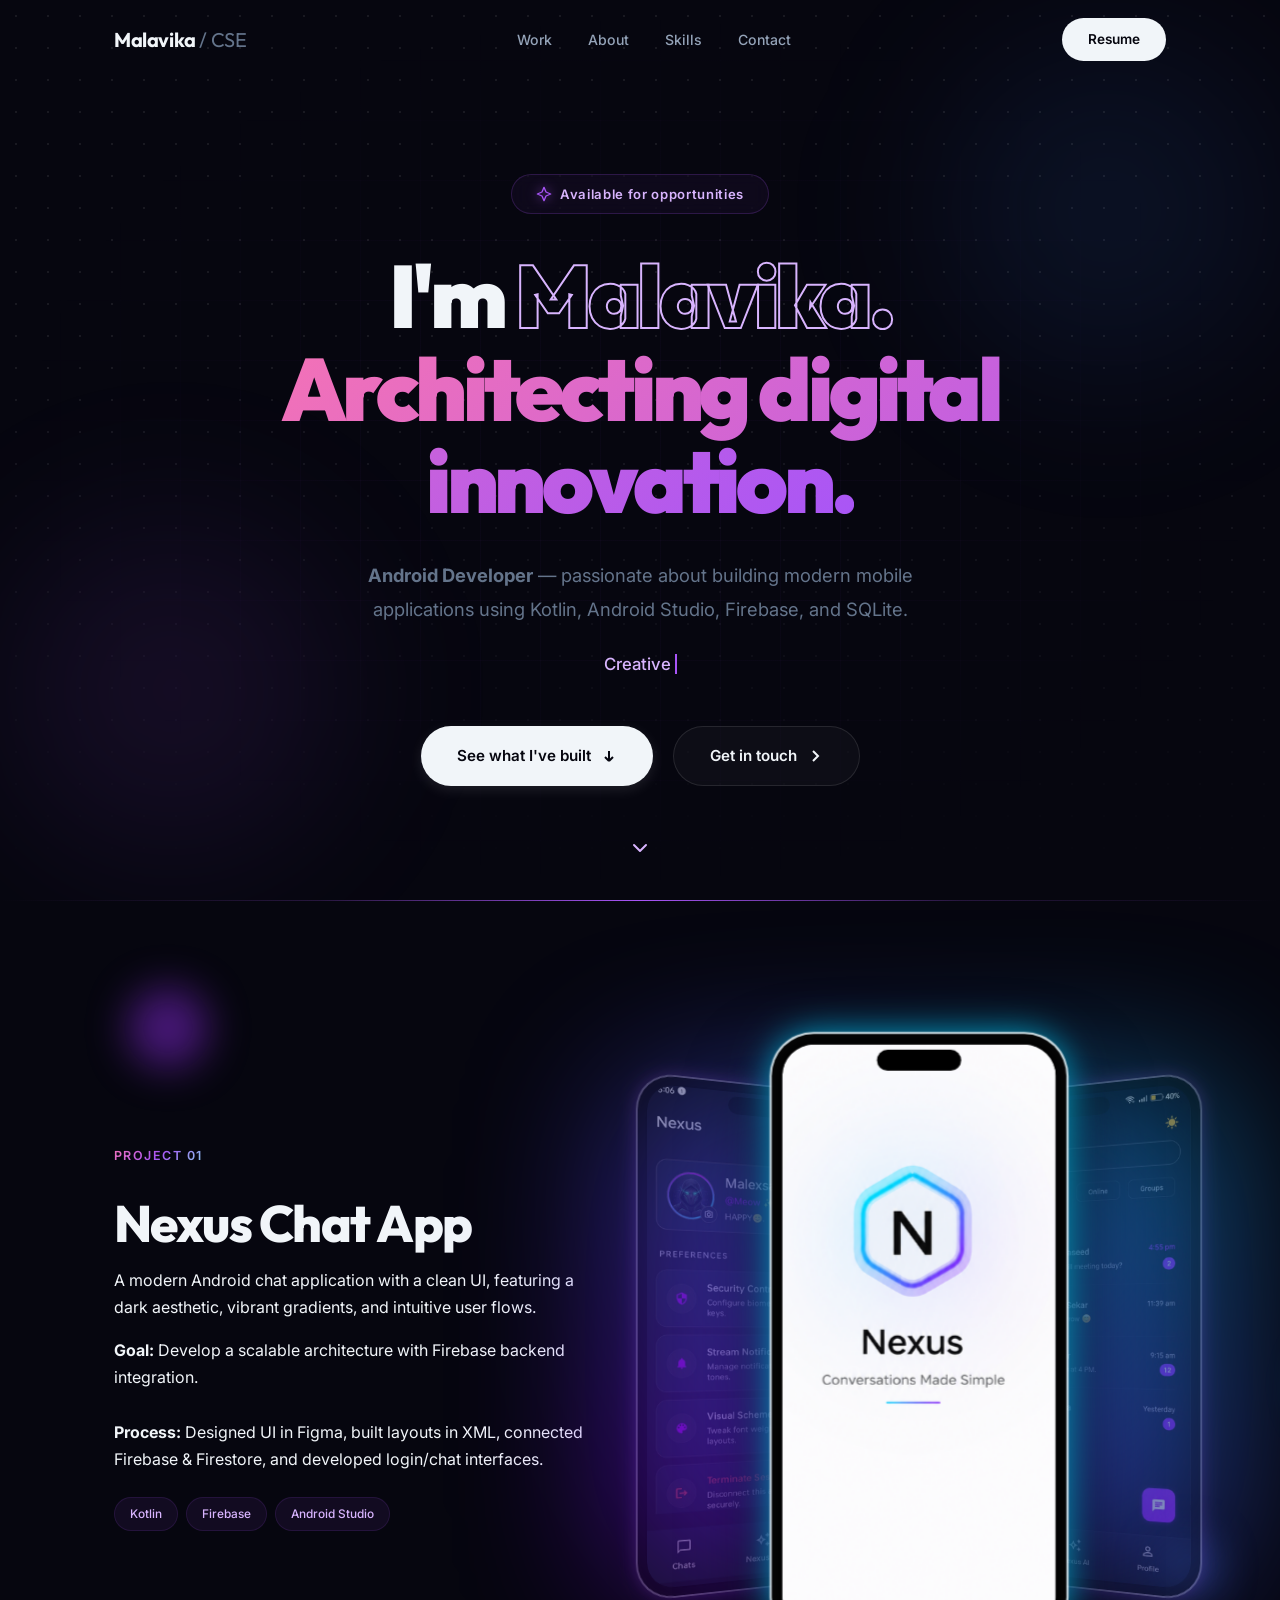
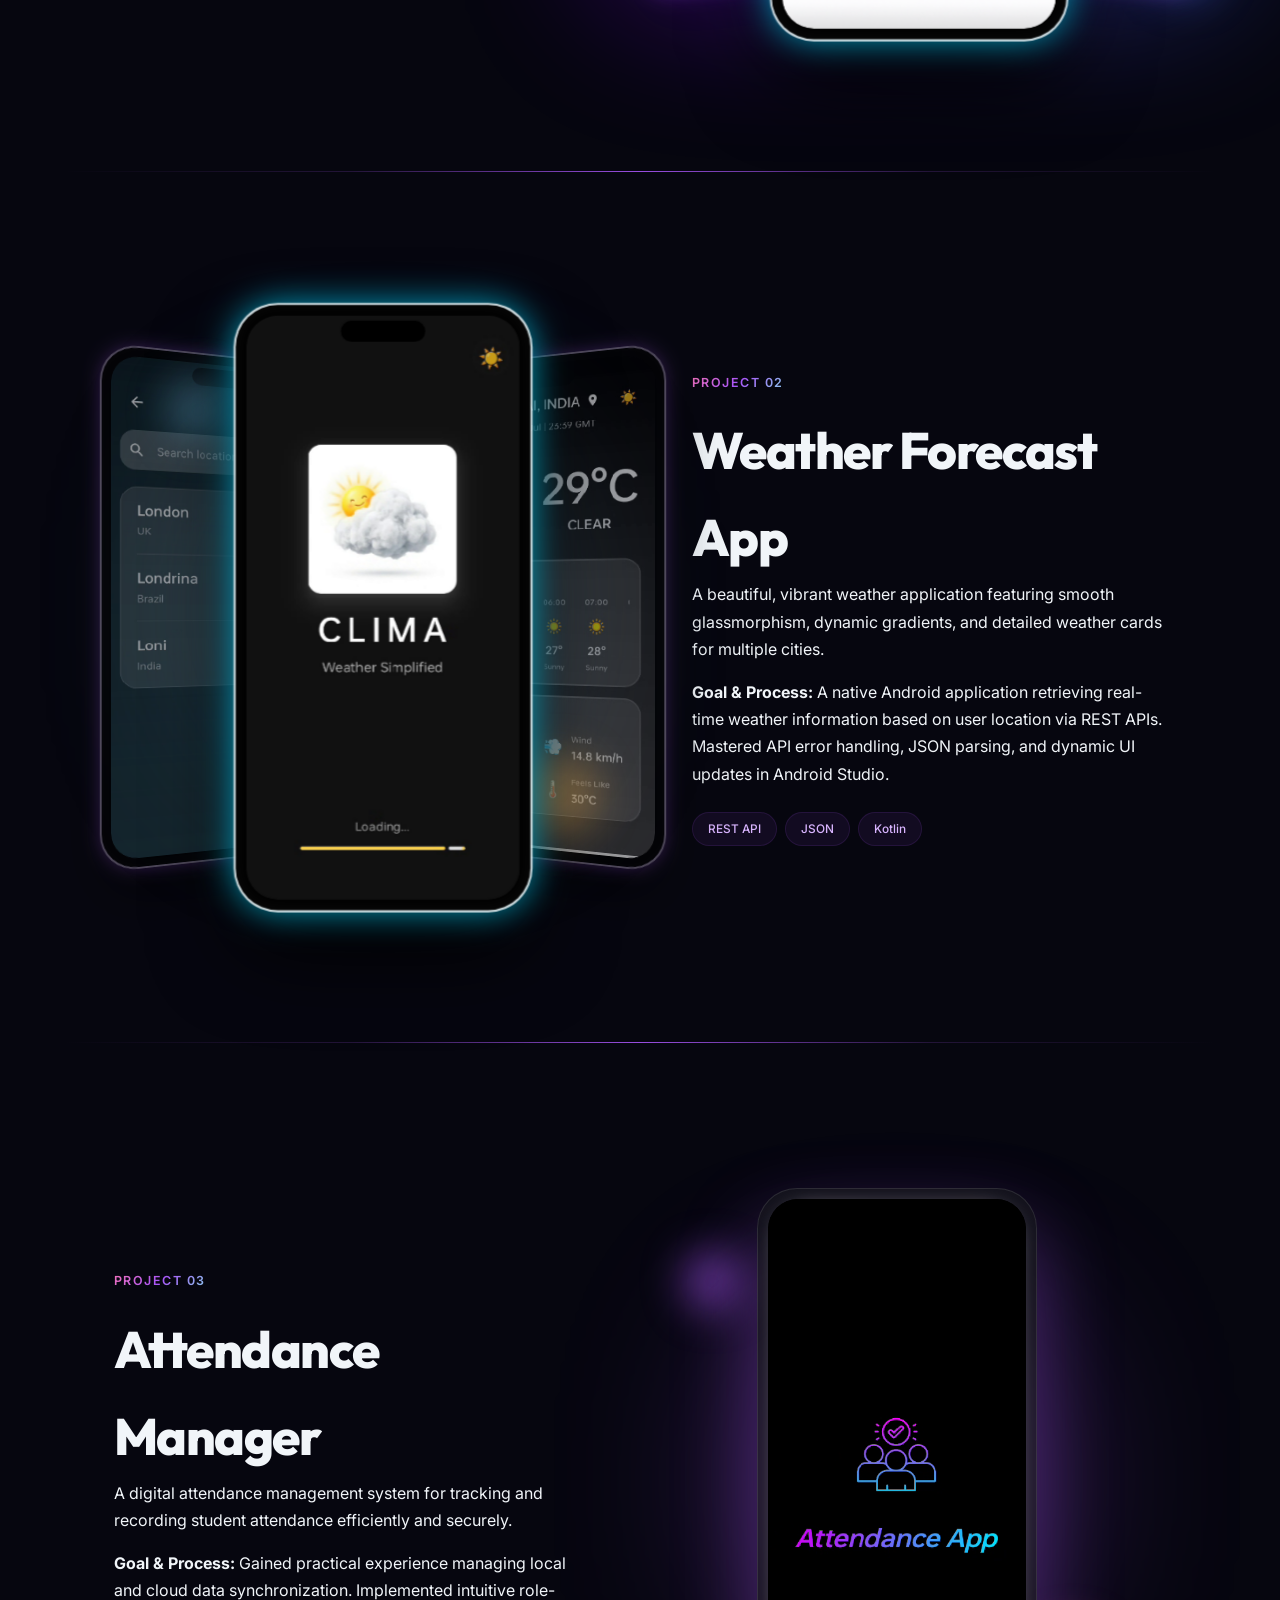
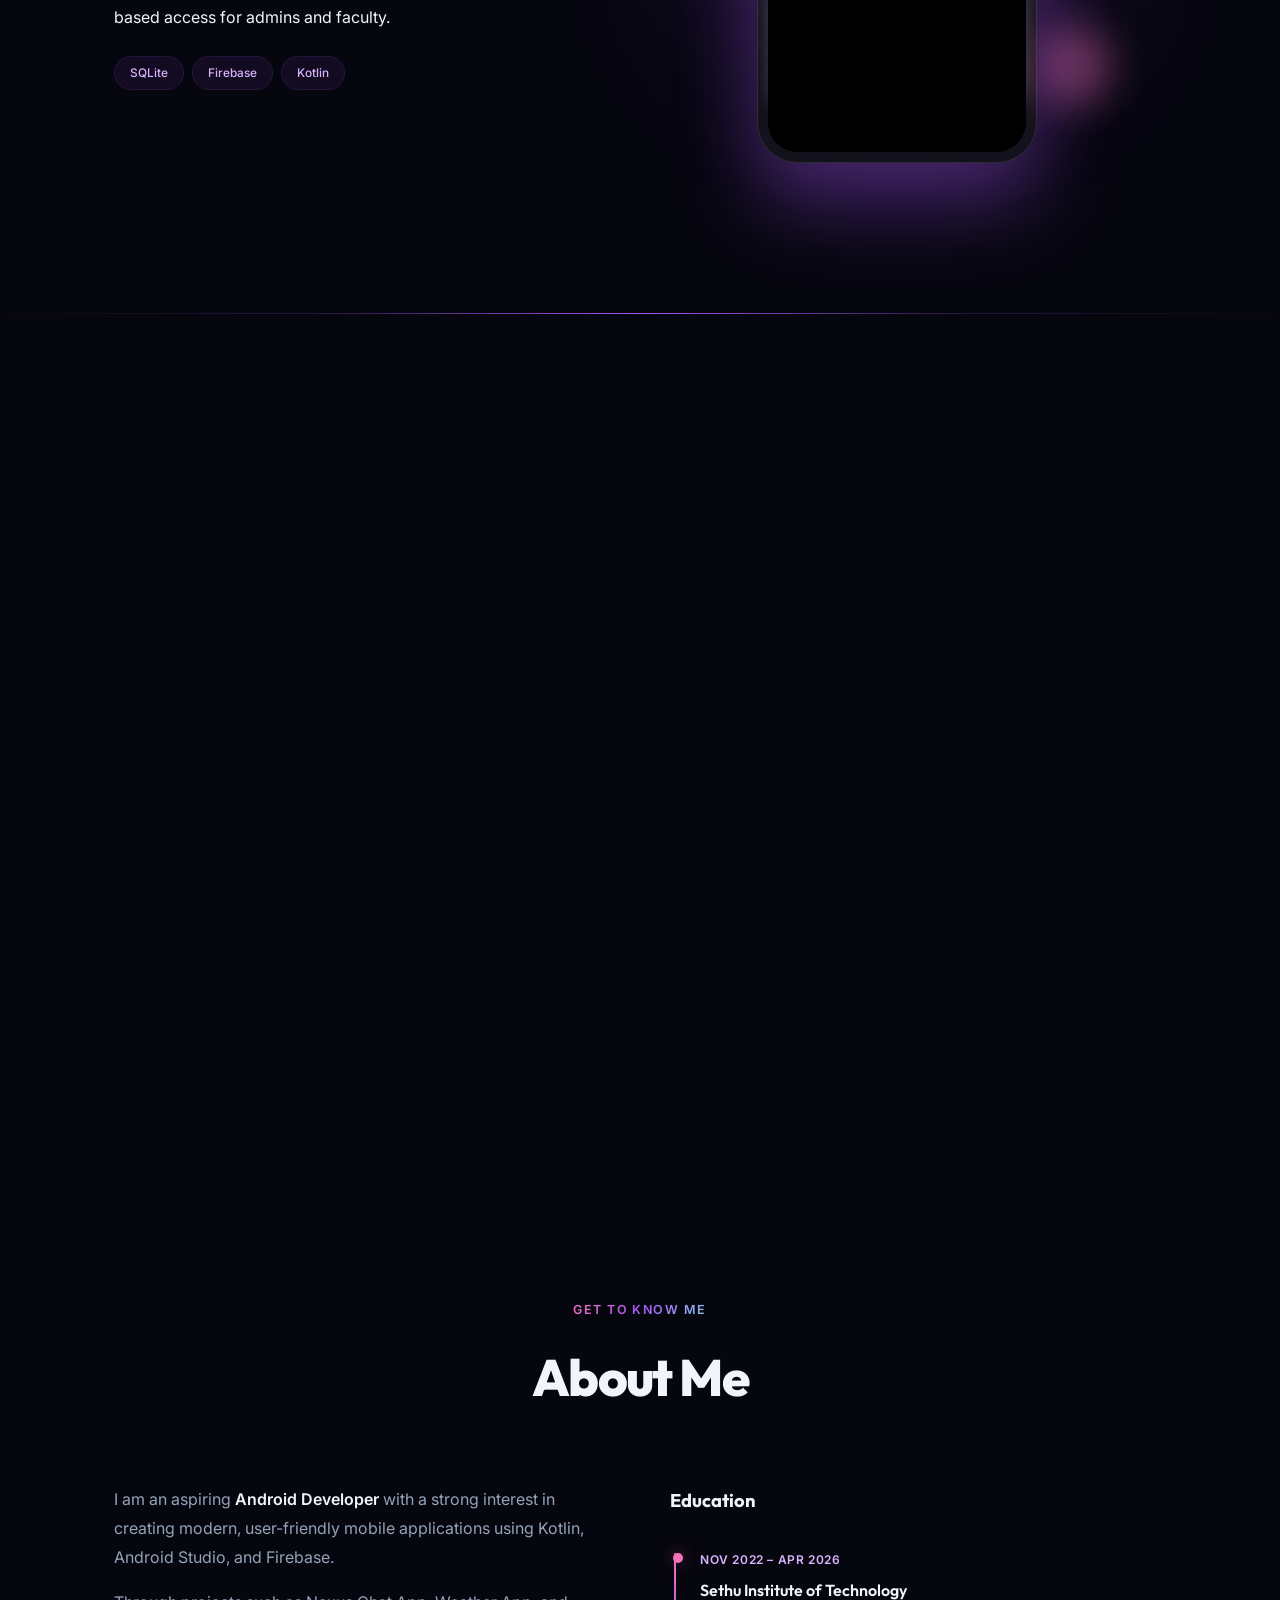
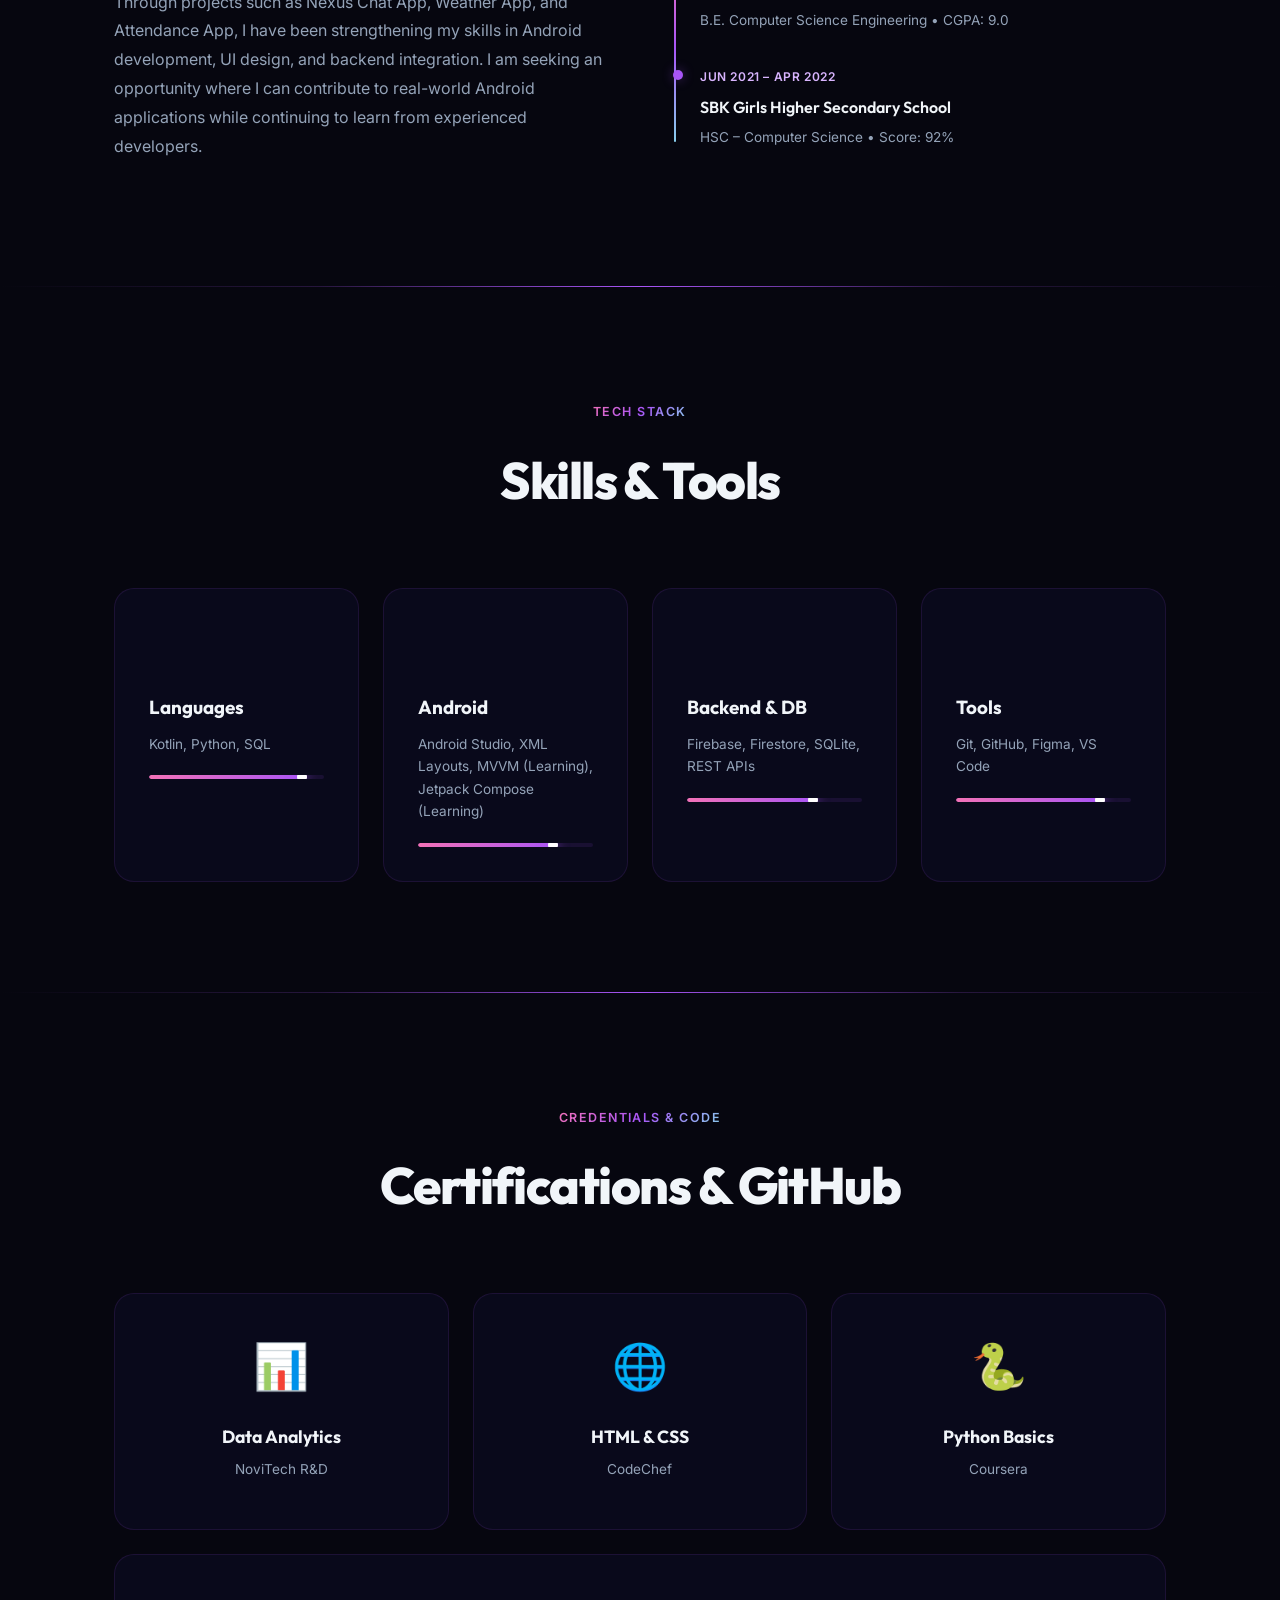
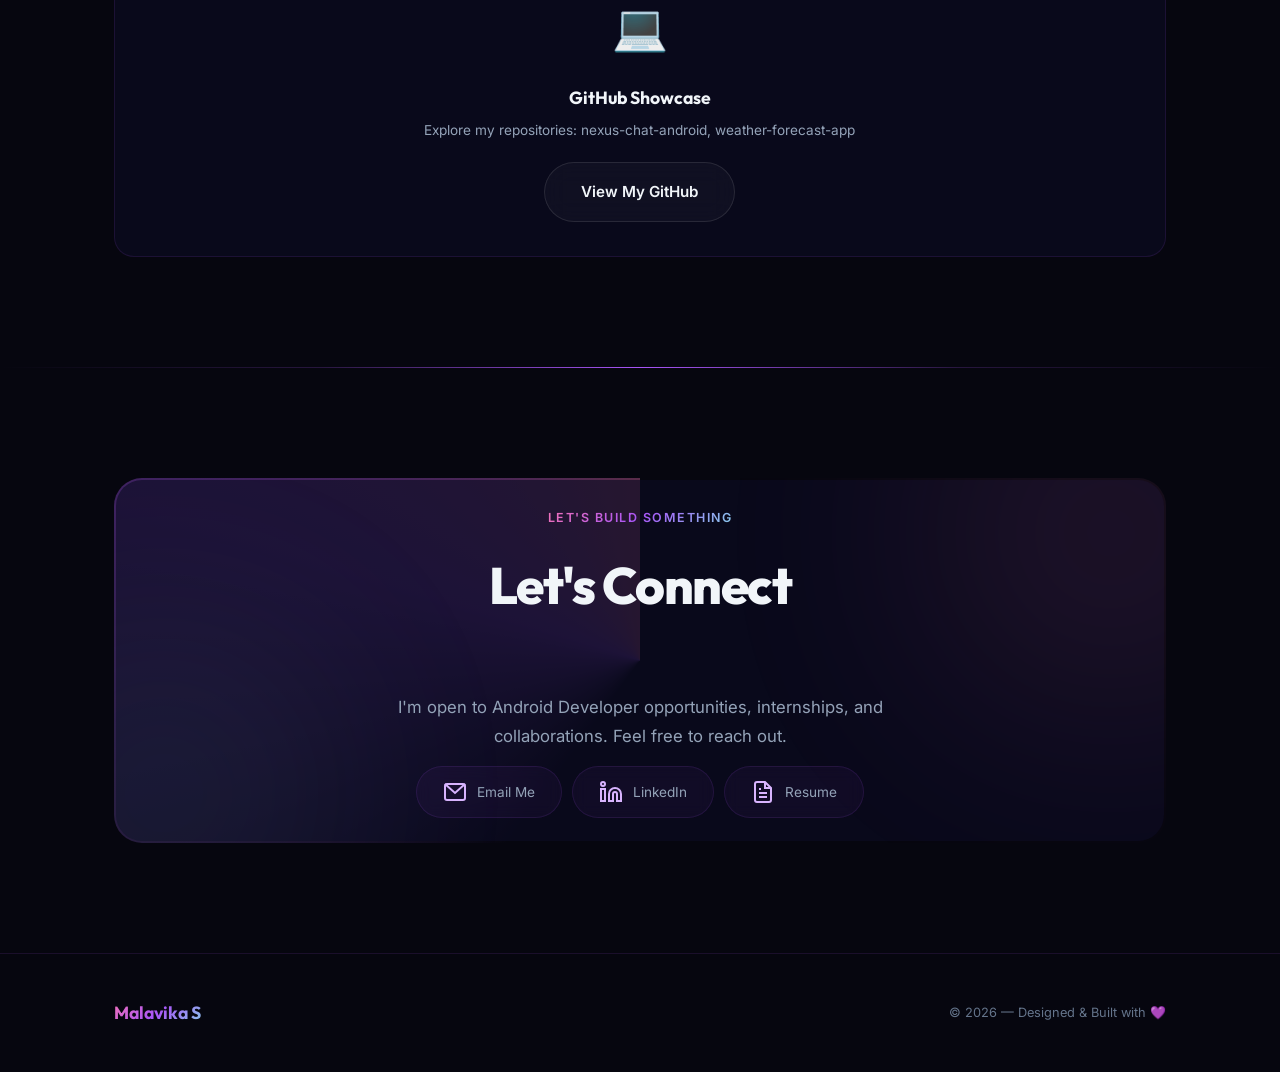
<file: index.html>
<!DOCTYPE html>
<html lang="en">
<head>
    <meta charset="UTF-8">
    <meta name="viewport" content="width=device-width, initial-scale=1.0">
    <meta name="description" content="Malavika S — Computer Science Engineer. Portfolio showcasing projects, skills, and experience in Python and web technologies.">
    <title>Malavika S | Portfolio</title>
    
    <link rel="preconnect" href="https://fonts.googleapis.com">
    <link rel="preconnect" href="https://fonts.gstatic.com" crossorigin>
    <link href="https://fonts.googleapis.com/css2?family=Inter:wght@300;400;500;600;700;800;900&family=Outfit:wght@300;400;500;600;700;800;900&display=swap" rel="stylesheet">
    <link rel="stylesheet" href="style.css">
</head>
<body>

    <!-- ============ PAGE LOADER ============ -->
    <div class="page-loader" id="page-loader">
        <div class="loader-text">
            <span class="loader-word" style="--word-index: 1;">Welcome</span>
            <span class="loader-word" style="--word-index: 2;">to</span>
            <span class="loader-word" style="--word-index: 3;">Malavika's</span>
            <span class="loader-word gradient-text" style="--word-index: 4;">Portfolio</span>
        </div>
    </div>

    <!-- ============ NAVBAR ============ -->
    <nav class="navbar" id="navbar">
        <div class="nav-container">
            <a href="#" class="nav-logo">Malavika<span class="logo-accent"> / CSE</span></a>
            <ul class="nav-links" id="nav-links">
                <li><a href="#projects" data-section="projects">Work</a></li>
                <li><a href="#about" data-section="about">About</a></li>
                <li><a href="#skills" data-section="skills">Skills</a></li>
                <li><a href="#contact" data-section="contact">Contact</a></li>
            </ul>
            <a href="Malavika Resume new.pdf" target="_blank" class="nav-cta"><span>Resume</span></a>
            <button class="hamburger" id="hamburger" aria-label="Toggle menu">
                <span></span><span></span><span></span>
            </button>
        </div>
    </nav>

    <!-- ============ HERO ============ -->
    <section class="hero" id="hero">
        <!-- Professional Grid Background -->
        <div class="hero-grid-bg"></div>
        
        <!-- Elegant Ambient Lights -->
        <div class="ambient-light-1"></div>
        <div class="ambient-light-2"></div>

        <!-- Subtle Interactive Mouse Glow -->
        <div class="hero-mouse-glow" id="hero-mouse-glow"></div>
        <div class="hero-content">
            <div class="hero-badge">
                <svg class="badge-sparkle" width="16" height="16" viewBox="0 0 24 24" fill="none" stroke="currentColor" stroke-width="2" stroke-linecap="round" stroke-linejoin="round">
                    <path d="M12 2l3 7 7 3-7 3-3 7-3-7-7-3 7-3z"></path>
                </svg>
                Available for opportunities
            </div>
            <h1 class="hero-title">
                <span class="line"><span class="line-inner">I'm <span class="glowing-outline-text">Malavika.</span></span></span>
                <span class="line"><span class="line-inner"><span class="gradient-text">Architecting digital innovation.</span></span></span>
            </h1>
            <p class="hero-subtitle"><strong>Android Developer</strong> — passionate about building modern mobile applications using Kotlin, Android Studio, Firebase, and SQLite.</p>
            <div class="hero-roles" id="hero-roles">
                <span class="typewriter-text" id="typewriter"></span>
            </div>
            <div class="hero-actions">
                <a href="#projects" class="btn btn-primary">
                    See what I've built
                    <svg width="16" height="16" viewBox="0 0 16 16" fill="none" stroke="currentColor" stroke-width="2"><path d="M8 3v10M8 13l4-4M8 13L4 9"/></svg>
                </a>
                <a href="#contact" class="btn btn-ghost">
                    Get in touch
                    <svg width="16" height="16" viewBox="0 0 16 16" fill="none" stroke="currentColor" stroke-width="2"><path d="M6 3l5 5-5 5"/></svg>
                </a>
            </div>
        </div>

        <div class="scroll-indicator">
            <svg class="scroll-arrow" width="24" height="24" viewBox="0 0 24 24" fill="none" stroke="currentColor" stroke-width="2" stroke-linecap="round" stroke-linejoin="round">
                <polyline points="6 9 12 15 18 9"></polyline>
            </svg>
        </div>
    </section>

    <!-- ============ SECTION DIVIDER ============ -->
    <div class="section-divider" data-animate="scale"></div>

    <!-- ============ NEXUS APP SHOWCASE ============ -->
    <section class="section app-showcase" id="showcase-nexus">
        <div class="container showcase-container">
            <div class="showcase-text" data-animate="fade-left">
                <span class="section-tag">Project 01</span>
                <h2 class="section-title">Nexus Chat App</h2>
                <p style="margin-bottom: 1rem;">A modern Android chat application with a clean UI, featuring a dark aesthetic, vibrant gradients, and intuitive user flows.</p>
                <p><strong>Goal:</strong> Develop a scalable architecture with Firebase backend integration.<br><br>
                <strong>Process:</strong> Designed UI in Figma, built layouts in XML, connected Firebase & Firestore, and developed login/chat interfaces.</p>
                <div class="project-tags" style="margin-top: 1.5rem;">
                    <span class="tag">Kotlin</span>
                    <span class="tag">Firebase</span>
                    <span class="tag">Android Studio</span>
                </div>
            </div>
            
            <div class="showcase-mockup carousel-container" data-animate="fade-right">
                <div class="phone-glow"></div>
                
                <!-- Left Phone (Profile) -->
                <div class="phone-frame phone-left">
                    <div class="phone-notch"></div>
                    <div class="phone-screen">
                        <img src="assets/profile-screen.png" alt="Profile Screen" class="slide-img">
                    </div>
                </div>

                <!-- Center Phone (Splash/Main) -->
                <div class="phone-frame phone-center">
                    <div class="phone-notch"></div>
                    <div class="phone-screen">
                        <img src="assets/splash-screen.png" alt="Splash Screen" class="slide-img">
                    </div>
                </div>

                <!-- Right Phone (Chat) -->
                <div class="phone-frame phone-right">
                    <div class="phone-notch"></div>
                    <div class="phone-screen">
                        <img src="assets/chat-screen.png" alt="Chat Screen" class="slide-img">
                    </div>
                </div>
            </div>
            <!-- Floating Elements for aesthetic -->
            <div class="floating-bubble b-1"></div>
            <div class="floating-bubble b-2"></div>
            <div class="floating-bubble b-3"></div>
        </div>
    </section>

    <div class="section-divider" data-animate="scale"></div>

    <!-- ============ WEATHER APP SHOWCASE ============ -->
    <section class="section app-showcase" id="showcase-weather">
        <div class="container showcase-container" style="display: flex; align-items: center; justify-content: space-between; gap: 40px; flex-wrap: wrap; flex-direction: row-reverse;">
            <div class="showcase-text" data-animate="fade-left" style="flex: 1; min-width: 300px;">
                <span class="section-tag">Project 02</span>
                <h2 class="section-title">Weather Forecast App</h2>
                <p style="margin-bottom: 1rem;">A beautiful, vibrant weather application featuring smooth glassmorphism, dynamic gradients, and detailed weather cards for multiple cities.</p>
                <p><strong>Goal & Process:</strong> A native Android application retrieving real-time weather information based on user location via REST APIs. Mastered API error handling, JSON parsing, and dynamic UI updates in Android Studio.</p>
                <div class="project-tags" style="margin-top: 1.5rem;">
                    <span class="tag">REST API</span>
                    <span class="tag">JSON</span>
                    <span class="tag">Kotlin</span>
                </div>
            </div>
            
            <div class="showcase-mockup carousel-container" data-animate="fade-right" style="position: relative; flex: 1; display: flex; justify-content: center; align-items: center; min-height: 600px;">
                <div class="phone-glow" style="position: absolute; width: 300px; height: 300px; background: #5b9dbf; filter: blur(100px); opacity: 0.3; top: 50%; left: 50%; transform: translate(-50%, -50%); z-index: 0;"></div>
                
                <!-- Weather Carousel Phones -->
                <div class="phone-frame weather-phone weather-phone-left">
                    <div class="phone-notch"></div>
                    <div class="phone-screen"><img src="images/search.png" alt="Search Screen" class="slide-img"></div>
                </div>

                <div class="phone-frame weather-phone weather-phone-center">
                    <div class="phone-notch"></div>
                    <div class="phone-screen"><img src="images/splash.png" alt="Splash Screen" class="slide-img"></div>
                </div>

                <div class="phone-frame weather-phone weather-phone-right">
                    <div class="phone-notch"></div>
                    <div class="phone-screen"><img src="images/madurai.png" alt="Madurai Weather" class="slide-img"></div>
                </div>

                <div class="phone-frame weather-phone weather-phone-hidden">
                    <div class="phone-notch"></div>
                    <div class="phone-screen"><img src="images/london.png" alt="London Weather" class="slide-img"></div>
                </div>

                <!-- Floating Elements for aesthetic -->
                <div class="floating-bubble" style="width: 60px; height: 60px; background: rgba(91, 157, 191, 0.5); top: 15%; left: 10%; animation: float-b 4s infinite alternate ease-in-out;"></div>
                <div class="floating-bubble" style="width: 80px; height: 80px; background: rgba(255, 183, 77, 0.4); bottom: 15%; right: 10%; animation: float-b 5s infinite alternate-reverse ease-in-out;"></div>
            </div>
        </div>
    </section>

    <div class="section-divider" data-animate="scale"></div>

    <!-- ============ ATTENDANCE APP SHOWCASE ============ -->
    <section class="section app-showcase" id="projects">
        <div class="container showcase-container" style="display: flex; align-items: center; justify-content: space-between; gap: 40px; flex-wrap: wrap; flex-direction: row;">
            <div class="showcase-text" data-animate="fade-left" style="flex: 1; min-width: 300px;">
                <span class="section-tag">Project 03</span>
                <h2 class="section-title">Attendance Manager</h2>
                <p style="margin-bottom: 1rem;">A digital attendance management system for tracking and recording student attendance efficiently and securely.</p>
                <p><strong>Goal & Process:</strong> Gained practical experience managing local and cloud data synchronization. Implemented intuitive role-based access for admins and faculty.</p>
                <div class="project-tags" style="margin-top: 1.5rem;">
                    <span class="tag">SQLite</span>
                    <span class="tag">Firebase</span>
                    <span class="tag">Kotlin</span>
                </div>
            </div>
            
            <div class="showcase-mockup carousel-container" data-animate="fade-right" style="position: relative; flex: 1; display: flex; justify-content: center; align-items: center; min-height: 600px;">
                <div class="phone-glow" style="position: absolute; width: 300px; height: 300px; background: #a855f7; filter: blur(100px); opacity: 0.3; top: 50%; left: 50%; transform: translate(-50%, -50%); z-index: 0;"></div>
                
                <!-- Stacked Cards Phone Layout -->
                <div class="card-stack-container">
                    <!-- Phone 1 (Front) -->
                    <div class="modern-phone-frame stack-card stack-pos-1">
                        <div class="dynamic-island"></div>
                        <div class="modern-phone-screen"><img src="assets/splash.png" alt="Splash Screen" class="slide-img"></div>
                    </div>
                    <!-- Phone 2 -->
                    <div class="modern-phone-frame stack-card stack-pos-2">
                        <div class="dynamic-island"></div>
                        <div class="modern-phone-screen"><img src="assets/admin.png" alt="Admin Screen" class="slide-img"></div>
                    </div>
                    <!-- Phone 3 -->
                    <div class="modern-phone-frame stack-card stack-pos-3">
                        <div class="dynamic-island"></div>
                        <div class="modern-phone-screen"><img src="assets/front.png" alt="Front Screen" class="slide-img"></div>
                    </div>
                    <!-- Phone 4 -->
                    <div class="modern-phone-frame stack-card stack-pos-4">
                        <div class="dynamic-island"></div>
                        <div class="modern-phone-screen"><img src="assets/markstudent.png" alt="Mark Student" class="slide-img"></div>
                    </div>
                    <!-- Phone 5 -->
                    <div class="modern-phone-frame stack-card stack-pos-5">
                        <div class="dynamic-island"></div>
                        <div class="modern-phone-screen"><img src="assets/mark student.png" alt="Mark Student Alternate" class="slide-img"></div>
                    </div>
                </div>

                <!-- Floating Elements for aesthetic -->
                <div class="floating-bubble" style="width: 60px; height: 60px; background: rgba(168, 85, 247, 0.5); top: 15%; left: 10%; animation: float-b 4s infinite alternate ease-in-out;"></div>
                <div class="floating-bubble" style="width: 80px; height: 80px; background: rgba(244, 114, 182, 0.4); bottom: 15%; right: 10%; animation: float-b 5s infinite alternate-reverse ease-in-out;"></div>
            </div>
        </div>
    </section>

    <div class="section-divider" data-animate="scale"></div>

    <!-- ============ AMIRITA WATER SHOWCASE ============ -->
    <section class="section app-showcase" id="showcase-amirita">
        <div class="container showcase-container" style="display: flex; align-items: center; justify-content: space-between; gap: 40px; flex-wrap: wrap; flex-direction: row-reverse;">
            <div class="showcase-text" data-animate="fade-right" style="flex: 1; min-width: 300px;">
                <span class="section-tag">Project 04</span>
                <h2 class="section-title">Amirita Water Plant</h2>
                <p style="margin-bottom: 1rem;">A fast and SEO-friendly web application for a water delivery service, streamlining customer orders and showcasing products.</p>
                <p><strong>Goal & Features:</strong> Designed and developed a modern, responsive landing page with Next.js, featuring seamless WhatsApp order integration, responsive UI, and smooth animations.</p>
                <div class="project-tags" style="margin-top: 1.5rem;">
                    <span class="tag">Next.js</span>
                    <span class="tag">React</span>
                    <span class="tag">Web Dev</span>
                </div>
                <div style="margin-top: 1.5rem;">
                    <a href="https://amiritaaquo.vercel.app/" target="_blank" class="btn btn-primary" style="display: inline-flex; align-items: center; gap: 8px;">View Live Site <svg width="14" height="14" viewBox="0 0 24 24" fill="none" stroke="currentColor" stroke-width="2"><path d="M18 13v6a2 2 0 0 1-2 2H5a2 2 0 0 1-2-2V8a2 2 0 0 1 2-2h6"></path><polyline points="15 3 21 3 21 9"></polyline><line x1="10" y1="14" x2="21" y2="3"></line></svg></a>
                </div>
            </div>
            
            <div class="showcase-mockup carousel-container" data-animate="fade-left" style="position: relative; flex: 1; display: flex; justify-content: center; align-items: center; min-height: 500px;">
                <div class="phone-glow" style="position: absolute; width: 400px; height: 400px; background: #06B6D4; filter: blur(120px); opacity: 0.3; top: 50%; left: 50%; transform: translate(-50%, -50%); z-index: 0;"></div>
                
                <!-- Single Tablet with Sliding Screens (Straight View) -->
                <div class="tab-frame" style="z-index: 1;">
                    <div class="phone-notch"></div>
                    <div class="phone-screen">
                        <div class="tab-slider-wrapper">
                            <img src="images/home.png" alt="Amirita Home Page" class="slide-img">
                            <img src="images/opening.png" alt="Amirita Opening" class="slide-img">
                            <img src="images/hydration.png" alt="Amirita Hydration" class="slide-img">
                            <img src="images/order.png" alt="Amirita Order" class="slide-img">
                        </div>
                    </div>
                </div>

                <!-- Floating Elements for aesthetic -->
            </div>
        </div>
    </section>

    <div class="section-divider" data-animate="scale"></div>

    <!-- ============ ABOUT & TIMELINE ============ -->
    <section class="section about" id="about">
        <div class="container">
            <div class="section-header" data-animate>
                <span class="section-tag">Get to know me</span>
                <h2 class="section-title">About Me</h2>
            </div>
            <div class="about-grid">
                <div class="about-text" data-animate="fade-left">
                    <p>I am an aspiring <strong>Android Developer</strong> with a strong interest in creating modern, user-friendly mobile applications using Kotlin, Android Studio, and Firebase.</p>
                    <p>Through projects such as Nexus Chat App, Weather App, and Attendance App, I have been strengthening my skills in Android development, UI design, and backend integration. I am seeking an opportunity where I can contribute to real-world Android applications while continuing to learn from experienced developers.</p>
                    

                </div>
                
                <div class="about-education" data-animate="fade-right">
                    <h4>Education</h4>
                    <div class="timeline">
                        <div class="timeline-item" data-animate>
                            <div class="timeline-dot"></div>
                            <div class="timeline-content">
                                <span class="timeline-date">Nov 2022 – Apr 2026</span>
                                <h5>Sethu Institute of Technology</h5>
                                <p>B.E. Computer Science Engineering • CGPA: 9.0</p>
                            </div>
                        </div>
                        <div class="timeline-item" data-animate>
                            <div class="timeline-dot"></div>
                            <div class="timeline-content">
                                <span class="timeline-date">Jun 2021 – Apr 2022</span>
                                <h5>SBK Girls Higher Secondary School</h5>
                                <p>HSC – Computer Science • Score: 92%</p>
                            </div>
                        </div>
                    </div>
                </div>
            </div>
        </div>
    </section>

    <div class="section-divider" data-animate="scale"></div>

    <!-- ============ SKILLS (Tech Stack) ============ -->
    <section class="section skills" id="skills">
        <div class="container">
            <div class="section-header" data-animate>
                <span class="section-tag">Tech Stack</span>
                <h2 class="section-title">Skills & Tools</h2>
            </div>
            
            <!-- We will reuse the dark tilt cards for the categorized tech stack -->
            <div class="skills-grid">
                
                <div class="skill-card stagger-1" data-animate data-tilt>
                    <div class="skill-icon">
                        <svg width="40" height="40" viewBox="0 0 24 24" fill="none" stroke="url(#grad1)" stroke-width="1.5"><path d="M2 12h20M12 2v20"/><circle cx="12" cy="12" r="4"/></svg>
                    </div>
                    <h3>Languages</h3>
                    <p>Kotlin, Python, SQL</p>
                    <div class="skill-bar"><div class="skill-fill" style="--fill-width: 90%"></div></div>
                </div>

                <div class="skill-card stagger-2" data-animate data-tilt>
                    <div class="skill-icon">
                        <svg width="40" height="40" viewBox="0 0 24 24" fill="none" stroke="url(#grad1)" stroke-width="1.5"><path d="M12 22s8-4 8-10V5l-8-3-8 3v7c0 6 8 10 8 10z"/></svg>
                    </div>
                    <h3>Android</h3>
                    <p>Android Studio, XML Layouts, MVVM (Learning), Jetpack Compose (Learning)</p>
                    <div class="skill-bar"><div class="skill-fill" style="--fill-width: 80%"></div></div>
                </div>

                <div class="skill-card stagger-3" data-animate data-tilt>
                    <div class="skill-icon">
                        <svg width="40" height="40" viewBox="0 0 24 24" fill="none" stroke="url(#grad1)" stroke-width="1.5"><ellipse cx="12" cy="5" rx="9" ry="3"/><path d="M21 12c0 1.66-4 3-9 3s-9-1.34-9-3"/><path d="M3 5v14c0 1.66 4 3 9 3s9-1.34 9-3V5"/></svg>
                    </div>
                    <h3>Backend & DB</h3>
                    <p>Firebase, Firestore, SQLite, REST APIs</p>
                    <div class="skill-bar"><div class="skill-fill" style="--fill-width: 75%"></div></div>
                </div>

                <div class="skill-card stagger-4" data-animate data-tilt>
                    <div class="skill-icon">
                        <svg width="40" height="40" viewBox="0 0 24 24" fill="none" stroke="url(#grad1)" stroke-width="1.5"><path d="M12 2v20M17 5H9.5a3.5 3.5 0 0 0 0 7h5a3.5 3.5 0 0 1 0 7H6"/></svg>
                    </div>
                    <h3>Tools</h3>
                    <p>Git, GitHub, Figma, VS Code</p>
                    <div class="skill-bar"><div class="skill-fill" style="--fill-width: 85%"></div></div>
                </div>

            </div>
        </div>
    </section>

    <div class="section-divider" data-animate="scale"></div>

    <!-- ============ CERTIFICATIONS & GITHUB ============ -->
    <section class="section certifications" id="certifications">
        <div class="container">
            <div class="section-header" data-animate>
                <span class="section-tag">Credentials & Code</span>
                <h2 class="section-title">Certifications & GitHub</h2>
            </div>
            <div class="cert-grid">
                
                <!-- Certifications -->
                <div class="cert-card stagger-1" data-animate data-tilt>
                    <div class="cert-icon">📊</div>
                    <h3>Data Analytics</h3>
                    <p class="cert-issuer">NoviTech R&D</p>
                </div>
                <div class="cert-card stagger-2" data-animate data-tilt>
                    <div class="cert-icon">🌐</div>
                    <h3>HTML & CSS</h3>
                    <p class="cert-issuer">CodeChef</p>
                </div>
                <div class="cert-card stagger-3" data-animate data-tilt>
                    <div class="cert-icon">🐍</div>
                    <h3>Python Basics</h3>
                    <p class="cert-issuer">Coursera</p>
                </div>

                <!-- GitHub Repos (Styled similarly) -->
                <div class="cert-card stagger-4" data-animate data-tilt style="grid-column: span 3; text-align: center;">
                    <div class="cert-icon">💻</div>
                    <h3>GitHub Showcase</h3>
                    <p class="cert-issuer" style="margin-bottom: 20px;">Explore my repositories: nexus-chat-android, weather-forecast-app</p>
                    <a href="https://github.com/dashboard" target="_blank" class="btn btn-ghost" style="margin: 0 auto;">View My GitHub</a>
                </div>

            </div>
        </div>
    </section>

    <div class="section-divider" data-animate="scale"></div>

    <!-- ============ CONTACT ============ -->
    <section class="section contact" id="contact">
        <div class="container">
            <div class="contact-wrapper" data-animate>
                <div class="contact-bg-orbs">
                    <div class="orb orb-4"></div>
                    <div class="orb orb-5"></div>
                </div>
                <div class="section-header">
                    <span class="section-tag">Let's Build Something</span>
                    <h2 class="section-title">Let's Connect</h2>
                </div>
                <p class="contact-desc">I'm open to Android Developer opportunities, internships, and collaborations. Feel free to reach out.</p>
                <div class="contact-links">
                    <a href="mailto:malavikasekar2005@gmail.com" class="contact-link">
                        <svg width="24" height="24" viewBox="0 0 24 24" fill="none" stroke="currentColor" stroke-width="2"><rect x="2" y="4" width="20" height="16" rx="2"/><path d="M22 4L12 13 2 4"/></svg>
                        <span>Email Me</span>
                    </a>
                    <a href="https://www.linkedin.com/in/malavika-sekar-a68633323/?lipi=urn%3Ali%3Apage%3Ad_flagship3_profile_view_base_contact_details%3BbAPf6zm%2FQnSsqnOuZEaHPw%3D%3D" target="_blank" class="contact-link">
                        <svg width="24" height="24" viewBox="0 0 24 24" fill="none" stroke="currentColor" stroke-width="2"><path d="M16 8a6 6 0 0 1 6 6v7h-4v-7a2 2 0 0 0-2-2 2 2 0 0 0-2 2v7h-4v-7a6 6 0 0 1 6-6z"></path><rect x="2" y="9" width="4" height="12"></rect><circle cx="4" cy="4" r="2"></circle></svg>
                        <span>LinkedIn</span>
                    </a>
                    <a href="Malavika Resume new.pdf" target="_blank" class="contact-link">
                        <svg width="24" height="24" viewBox="0 0 24 24" fill="none" stroke="currentColor" stroke-width="2"><path d="M14 2H6a2 2 0 0 0-2 2v16a2 2 0 0 0 2 2h12a2 2 0 0 0 2-2V8z"></path><polyline points="14 2 14 8 20 8"></polyline><line x1="16" y1="13" x2="8" y2="13"></line><line x1="16" y1="17" x2="8" y2="17"></line><polyline points="10 9 9 9 8 9"></polyline></svg>
                        <span>Resume</span>
                    </a>
                </div>
            </div>
        </div>
    </section>

    <!-- ============ FOOTER ============ -->
    <footer class="footer">
        <div class="container">
            <div class="footer-content">
                <span class="footer-logo">Malavika S</span>
                <p class="footer-copy">© 2026 — Designed & Built with 💜</p>
            </div>
        </div>
    </footer>

    <script src="script.js"></script>
</body>
</html>
</file>
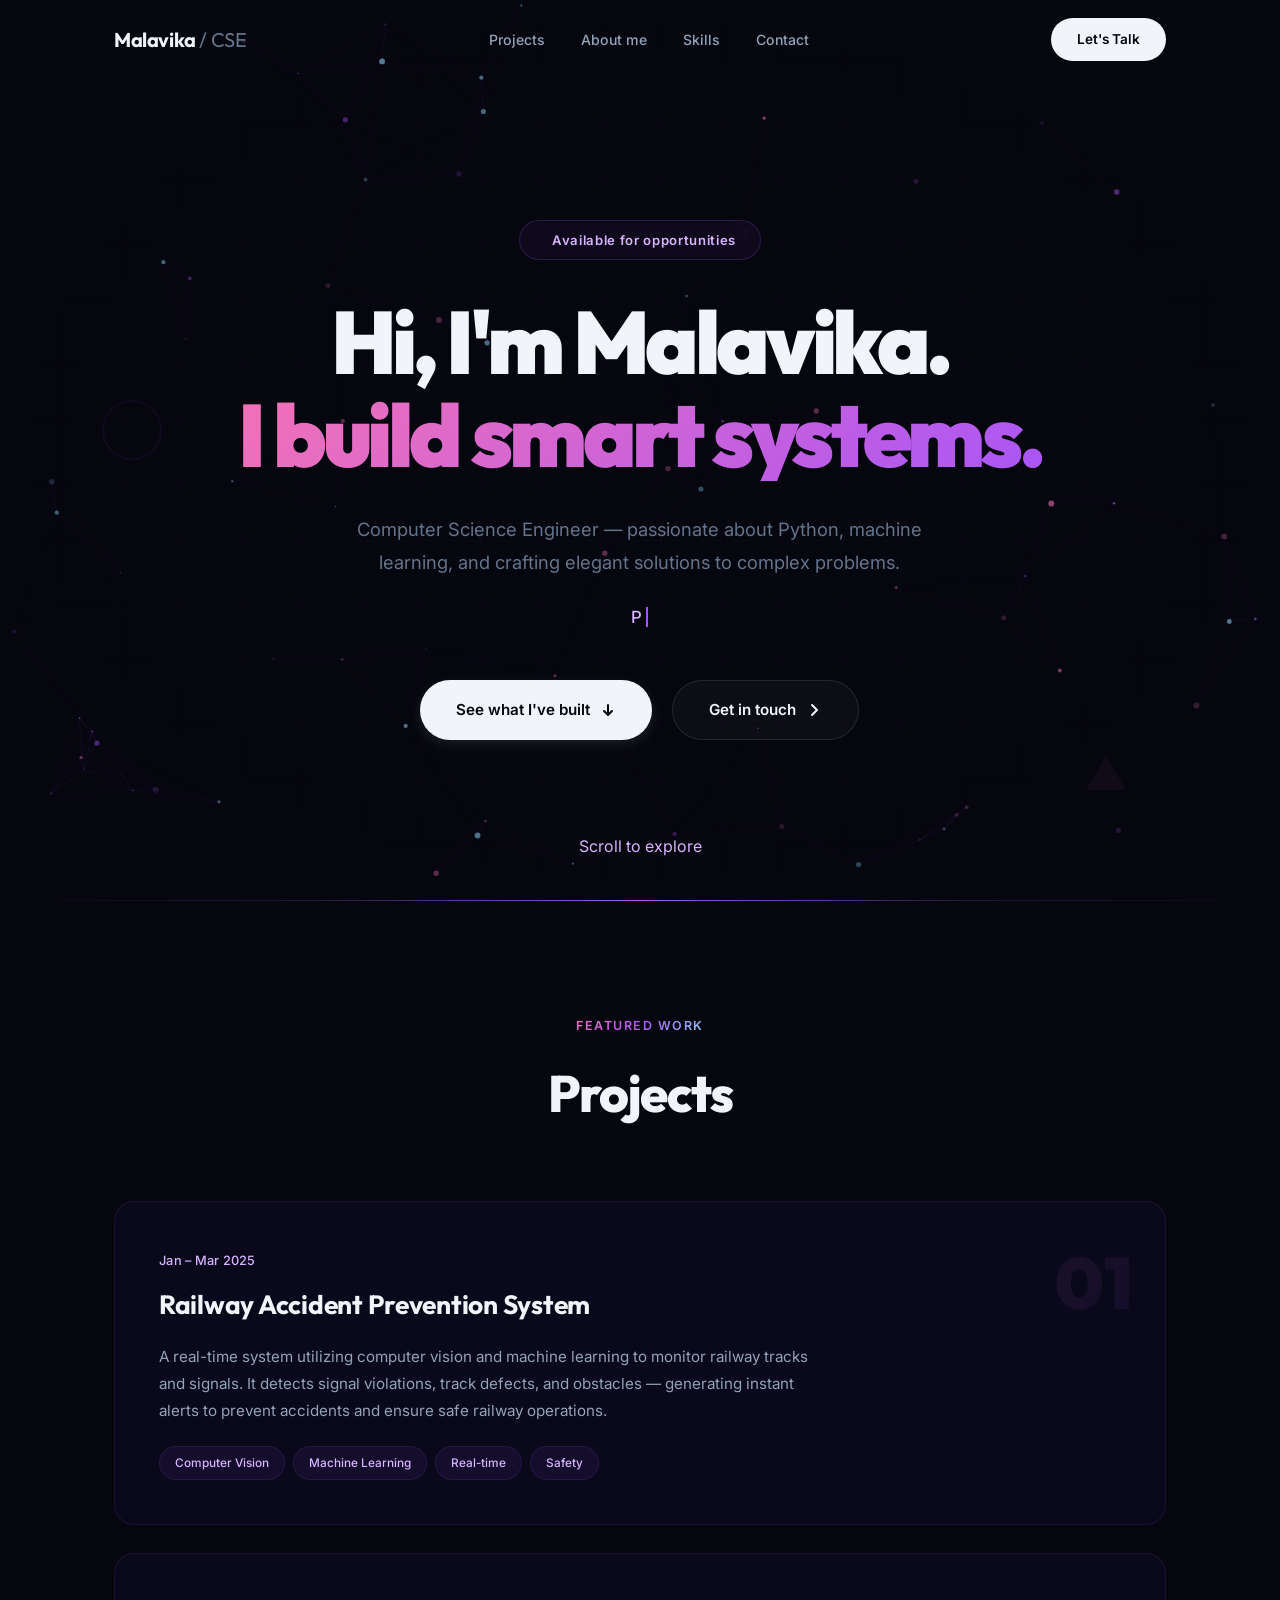
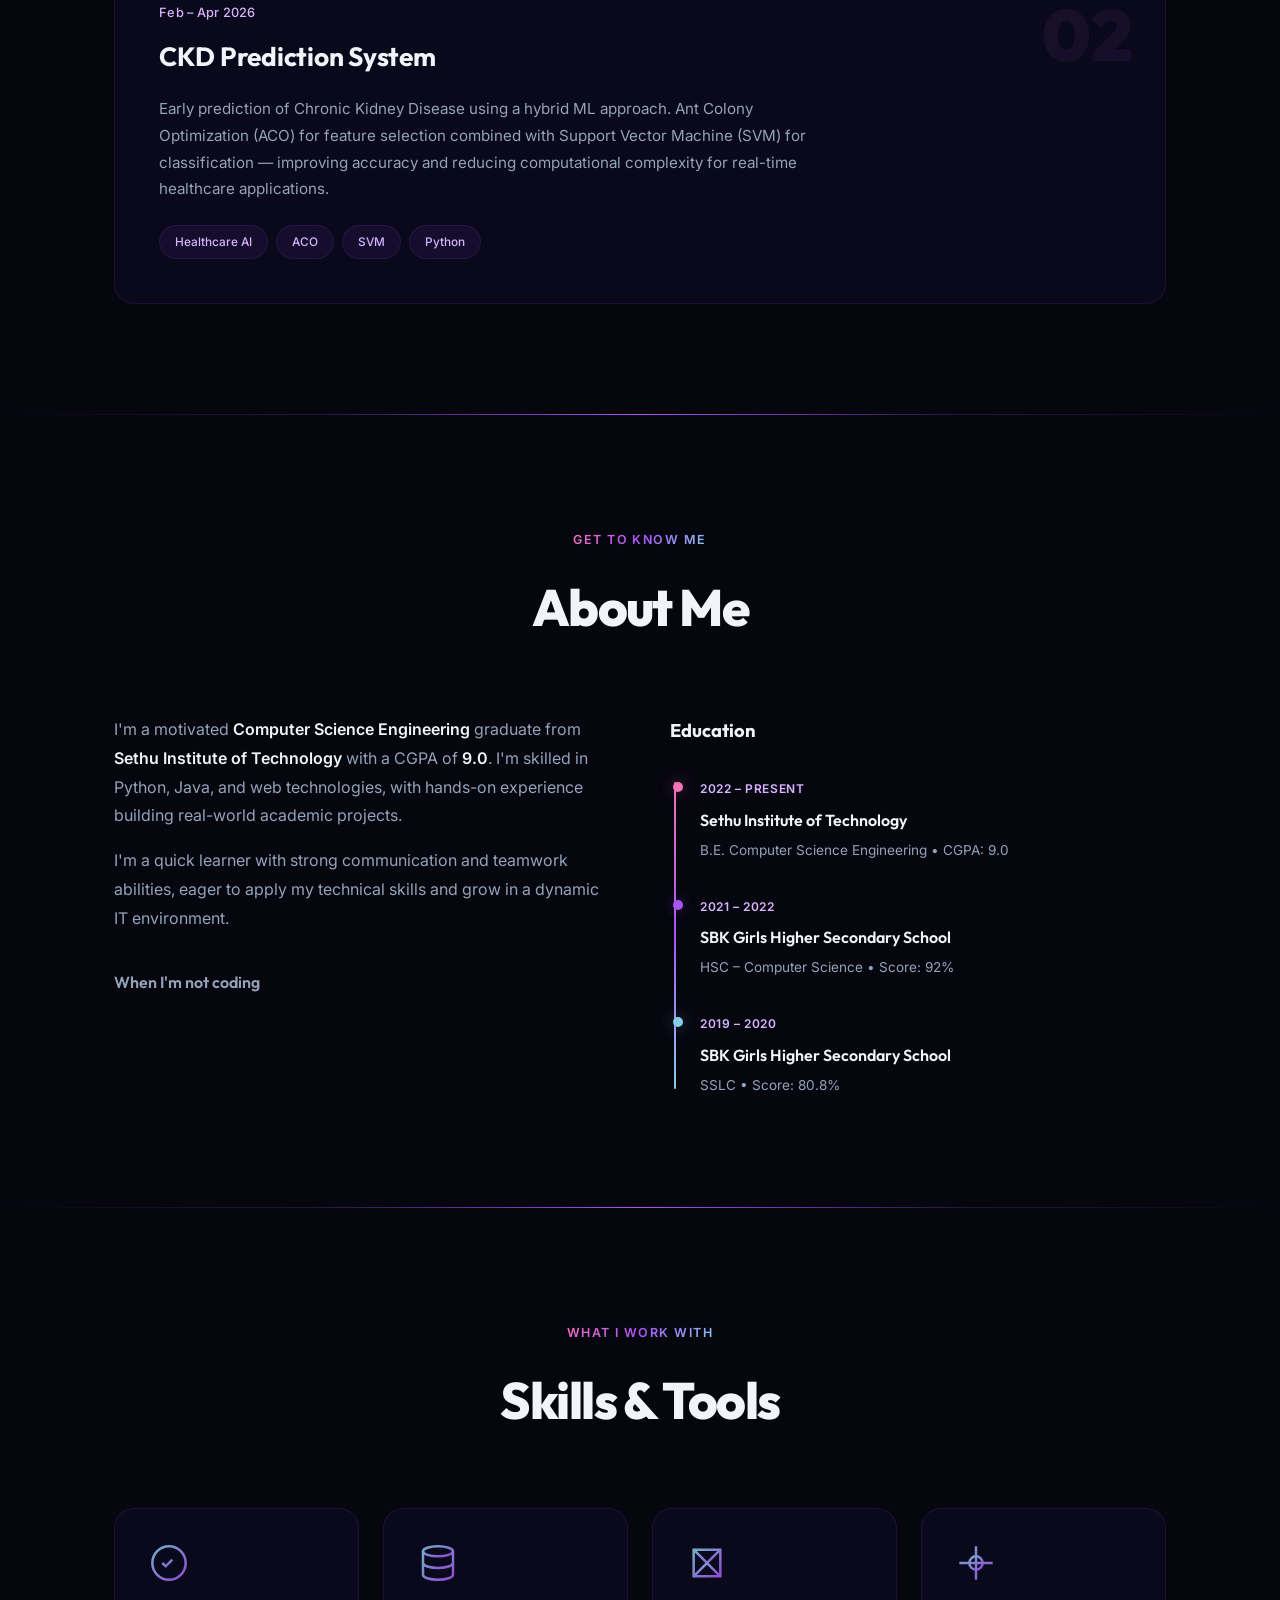
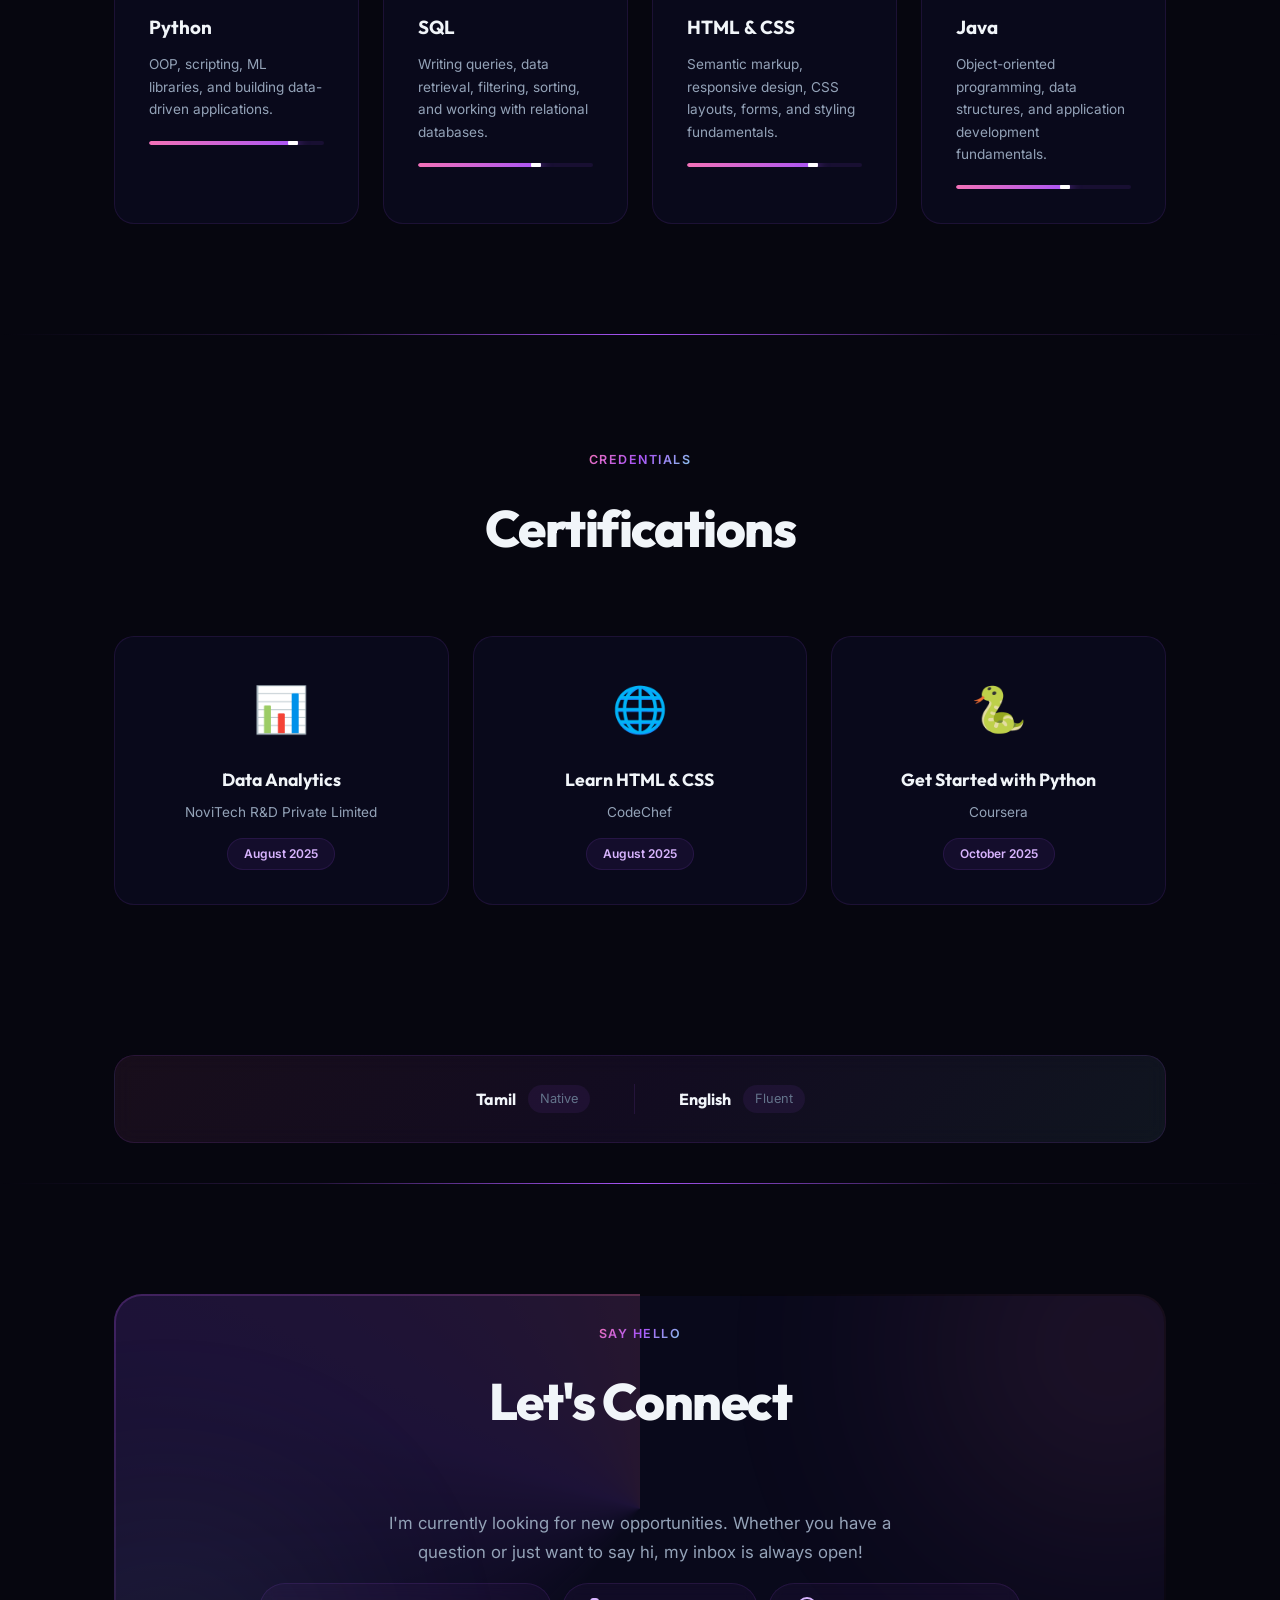
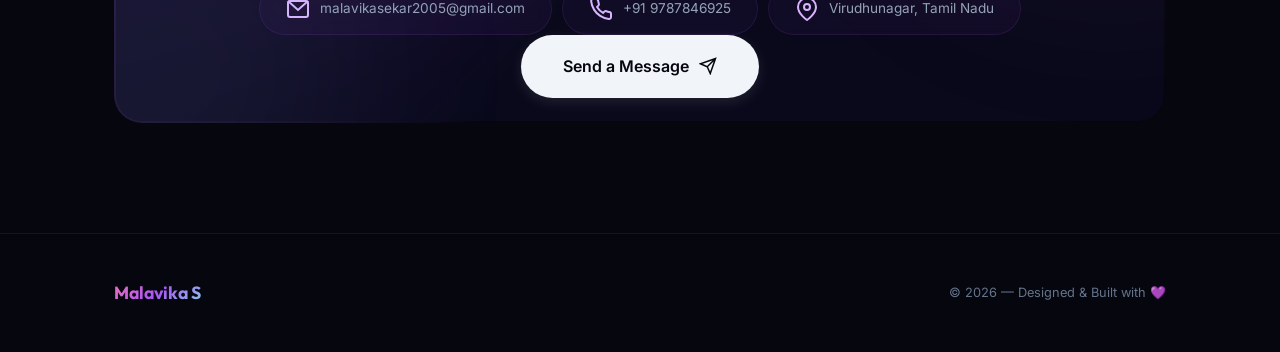
<file: index-old.html>
<!DOCTYPE html>
<html lang="en">
<head>
    <meta charset="UTF-8">
    <meta name="viewport" content="width=device-width, initial-scale=1.0">
    <meta name="description" content="Malavika S — Computer Science Engineer. Portfolio showcasing projects, skills, and experience in Python, Java, and web technologies.">
    <title>Malexsa| Portfolio</title>
    <link rel="preconnect" href="https://fonts.googleapis.com">
    <link rel="preconnect" href="https://fonts.gstatic.com" crossorigin>
    <link href="https://fonts.googleapis.com/css2?family=Inter:wght@300;400;500;600;700;800;900&family=Outfit:wght@300;400;500;600;700;800;900&display=swap" rel="stylesheet">
    <link rel="stylesheet" href="style.css">
</head>
<body>

    <!-- ============ PAGE LOADER ============ -->
    <div class="page-loader" id="page-loader">
        <span class="loader-logo">M.</span>
    </div>

    <!-- ============ CUSTOM CURSOR ============ -->
    <div class="cursor-glow" id="cursor-glow"></div>
    <div class="cursor-dot" id="cursor-dot"></div>

    <!-- ============ NAVBAR ============ -->
    <nav class="navbar" id="navbar">
        <div class="nav-container">
            <a href="#" class="nav-logo">Malavika<span class="logo-accent"> / CSE</span></a>
            <ul class="nav-links" id="nav-links">
                <li><a href="#projects" data-section="projects">Projects</a></li>
                <li><a href="#about" data-section="about">About me</a></li>
                <li><a href="#skills" data-section="skills">Skills</a></li>
                <li><a href="#contact" data-section="contact">Contact</a></li>
            </ul>
            <a href="#contact" class="nav-cta"><span>Let's Talk</span></a>
            <button class="hamburger" id="hamburger" aria-label="Toggle menu">
                <span></span><span></span><span></span>
            </button>
        </div>
    </nav>

    <!-- ============ HERO ============ -->
    <section class="hero" id="hero">
        <!-- Particle Canvas -->
        <canvas id="particle-canvas"></canvas>

        <!-- Background Orbs -->
        <div class="hero-bg-orbs">
            <div class="orb orb-1"></div>
            <div class="orb orb-2"></div>
            <div class="orb orb-3"></div>
        </div>

        <!-- Floating Geometric Shapes -->
        <div class="floating-shapes">
            <div class="shape shape-circle shape-1"></div>
            <div class="shape shape-triangle shape-2"></div>
            <div class="shape shape-square shape-3"></div>
            <div class="shape shape-ring shape-4"></div>
            <div class="shape shape-circle shape-5"></div>
            <div class="shape shape-triangle shape-6"></div>
        </div>

        <div class="hero-content">
            <div class="hero-badge">
                <span class="badge-dot"></span>
                Available for opportunities
            </div>
            <h1 class="hero-title">
                <span class="line"><span class="line-inner">Hi, I'm Malavika.</span></span>
                <span class="line"><span class="line-inner"><span class="gradient-text">I build smart systems.</span></span></span>
            </h1>
            <p class="hero-subtitle">Computer Science Engineer — passionate about Python, machine learning, and crafting elegant solutions to complex problems.</p>
            <div class="hero-roles" id="hero-roles">
                <span class="typewriter-text" id="typewriter"></span>
            </div>
            <div class="hero-actions">
                <a href="#projects" class="btn btn-primary">
                    See what I've built
                    <svg width="16" height="16" viewBox="0 0 16 16" fill="none"><path d="M8 3v10M8 13l4-4M8 13L4 9" stroke="currentColor" stroke-width="2" stroke-linecap="round" stroke-linejoin="round"/></svg>
                </a>
                <a href="mailto:malavikasekar2005@gmail.com" class="btn btn-ghost">
                    Get in touch
                    <svg width="16" height="16" viewBox="0 0 16 16" fill="none"><path d="M6 3l5 5-5 5" stroke="currentColor" stroke-width="2" stroke-linecap="round" stroke-linejoin="round"/></svg>
                </a>
            </div>
        </div>

        <div class="scroll-indicator">
            <span>Scroll to explore</span>
            <div class="scroll-ring">
                <div class="scroll-pulse"></div>
            </div>
        </div>
    </section>

    <!-- ============ SECTION DIVIDER ============ -->
    <div class="section-divider" data-animate="scale"></div>

    <!-- ============ PROJECTS ============ -->
    <section class="section projects" id="projects">
        <div class="container">
            <div class="section-header" data-animate>
                <span class="section-tag">Featured Work</span>
                <h2 class="section-title">Projects</h2>
            </div>
            <div class="projects-grid">

                <!-- Project 1 -->
                <div class="project-card" id="project-railway" data-animate data-tilt>
                    <div class="project-card-glow"></div>
                    <div class="project-number">01</div>
                    <div class="project-content">
                        <span class="project-date">Jan – Mar 2025</span>
                        <h3 class="project-title">Railway Accident Prevention System</h3>
                        <p class="project-desc">
                            A real-time system utilizing computer vision and machine learning to monitor railway tracks and signals. It detects signal violations, track defects, and obstacles — generating instant alerts to prevent accidents and ensure safe railway operations.
                        </p>
                        <div class="project-tags">
                            <span class="tag">Computer Vision</span>
                            <span class="tag">Machine Learning</span>
                            <span class="tag">Real-time</span>
                            <span class="tag">Safety</span>
                        </div>
                    </div>
                </div>

                <!-- Project 2 -->
                <div class="project-card" id="project-ckd" data-animate data-tilt>
                    <div class="project-card-glow"></div>
                    <div class="project-number">02</div>
                    <div class="project-content">
                        <span class="project-date">Feb – Apr 2026</span>
                        <h3 class="project-title">CKD Prediction System</h3>
                        <p class="project-desc">
                            Early prediction of Chronic Kidney Disease using a hybrid ML approach. Ant Colony Optimization (ACO) for feature selection combined with Support Vector Machine (SVM) for classification — improving accuracy and reducing computational complexity for real-time healthcare applications.
                        </p>
                        <div class="project-tags">
                            <span class="tag">Healthcare AI</span>
                            <span class="tag">ACO</span>
                            <span class="tag">SVM</span>
                            <span class="tag">Python</span>
                        </div>
                    </div>
                </div>

            </div>
        </div>
    </section>

    <div class="section-divider" data-animate="scale"></div>

    <!-- ============ ABOUT ============ -->
    <section class="section about" id="about">
        <div class="container">
            <div class="section-header" data-animate>
                <span class="section-tag">Get to know me</span>
                <h2 class="section-title">About Me</h2>
            </div>
            <div class="about-grid">
                <div class="about-text" data-animate="fade-left">
                    <p>I'm a motivated <strong>Computer Science Engineering</strong> graduate from <strong>Sethu Institute of Technology</strong> with a CGPA of <strong>9.0</strong>. I'm skilled in Python, Java, and web technologies, with hands-on experience building real-world academic projects.</p>
                    <p>I'm a quick learner with strong communication and teamwork abilities, eager to apply my technical skills and grow in a dynamic IT environment.</p>
                    <div class="about-interests">
                        <h4>When I'm not coding</h4>
                        <div class="interest-chips">
                            <span class="interest-chip" data-animate>
                                <svg width="18" height="18" viewBox="0 0 24 24" fill="none" stroke="currentColor" stroke-width="2"><path d="M12 19l-7-7 7-7M5 12h14"/></svg>
                                Drawing & Art
                            </span>
                            <span class="interest-chip" data-animate>
                                <svg width="18" height="18" viewBox="0 0 24 24" fill="none" stroke="currentColor" stroke-width="2"><circle cx="12" cy="12" r="10"/><path d="M2 12h20M12 2a15 15 0 010 20M12 2a15 15 0 000 20"/></svg>
                                Traveling
                            </span>
                            <span class="interest-chip" data-animate>
                                <svg width="18" height="18" viewBox="0 0 24 24" fill="none" stroke="currentColor" stroke-width="2"><path d="M9 18V5l12-2v13"/><circle cx="6" cy="18" r="3"/><circle cx="18" cy="16" r="3"/></svg>
                                Music
                            </span>
                        </div>
                    </div>
                </div>
                <div class="about-education" data-animate="fade-right">
                    <h4>Education</h4>
                    <div class="timeline">
                        <div class="timeline-item" data-animate>
                            <div class="timeline-dot"></div>
                            <div class="timeline-content">
                                <span class="timeline-date">2022 – Present</span>
                                <h5>Sethu Institute of Technology</h5>
                                <p>B.E. Computer Science Engineering • CGPA: 9.0</p>
                            </div>
                        </div>
                        <div class="timeline-item" data-animate>
                            <div class="timeline-dot"></div>
                            <div class="timeline-content">
                                <span class="timeline-date">2021 – 2022</span>
                                <h5>SBK Girls Higher Secondary School</h5>
                                <p>HSC – Computer Science • Score: 92%</p>
                            </div>
                        </div>
                        <div class="timeline-item" data-animate>
                            <div class="timeline-dot"></div>
                            <div class="timeline-content">
                                <span class="timeline-date">2019 – 2020</span>
                                <h5>SBK Girls Higher Secondary School</h5>
                                <p>SSLC • Score: 80.8%</p>
                            </div>
                        </div>
                    </div>
                </div>
            </div>
        </div>
    </section>

    <div class="section-divider" data-animate="scale"></div>

    <!-- ============ SKILLS ============ -->
    <section class="section skills" id="skills">
        <div class="container">
            <div class="section-header" data-animate>
                <span class="section-tag">What I work with</span>
                <h2 class="section-title">Skills & Tools</h2>
            </div>
            <div class="skills-grid">
                <div class="skill-card stagger-1" id="skill-python" data-animate data-tilt>
                    <div class="skill-icon">
                        <svg width="40" height="40" viewBox="0 0 24 24" fill="none" stroke="url(#grad1)" stroke-width="1.5"><defs><linearGradient id="grad1" x1="0%" y1="0%" x2="100%" y2="100%"><stop offset="0%" style="stop-color:#87CEEB"/><stop offset="100%" style="stop-color:#A855F7"/></linearGradient></defs><path d="M12 2C6.48 2 2 6.48 2 12s4.48 10 10 10 10-4.48 10-10S17.52 2 12 2z"/><path d="M8 12l2 2 4-4"/></svg>
                    </div>
                    <h3>Python</h3>
                    <p>OOP, scripting, ML libraries, and building data-driven applications.</p>
                    <div class="skill-bar"><div class="skill-fill" style="--fill-width: 85%"></div></div>
                </div>
                <div class="skill-card stagger-2" id="skill-sql" data-animate data-tilt>
                    <div class="skill-icon">
                        <svg width="40" height="40" viewBox="0 0 24 24" fill="none" stroke="url(#grad1)" stroke-width="1.5"><ellipse cx="12" cy="5" rx="9" ry="3"/><path d="M21 12c0 1.66-4 3-9 3s-9-1.34-9-3"/><path d="M3 5v14c0 1.66 4 3 9 3s9-1.34 9-3V5"/></svg>
                    </div>
                    <h3>SQL</h3>
                    <p>Writing queries, data retrieval, filtering, sorting, and working with relational databases.</p>
                    <div class="skill-bar"><div class="skill-fill" style="--fill-width: 70%"></div></div>
                </div>
                <div class="skill-card stagger-3" id="skill-html-css" data-animate data-tilt>
                    <div class="skill-icon">
                        <svg width="40" height="40" viewBox="0 0 24 24" fill="none" stroke="url(#grad1)" stroke-width="1.5"><path d="M4 4h16v16H4z"/><path d="M4 4l8 8 8-8"/><path d="M4 20l8-8 8 8"/></svg>
                    </div>
                    <h3>HTML & CSS</h3>
                    <p>Semantic markup, responsive design, CSS layouts, forms, and styling fundamentals.</p>
                    <div class="skill-bar"><div class="skill-fill" style="--fill-width: 75%"></div></div>
                </div>
                <div class="skill-card stagger-4" id="skill-java" data-animate data-tilt>
                    <div class="skill-icon">
                        <svg width="40" height="40" viewBox="0 0 24 24" fill="none" stroke="url(#grad1)" stroke-width="1.5"><path d="M2 12h20M12 2v20"/><circle cx="12" cy="12" r="4"/></svg>
                    </div>
                    <h3>Java</h3>
                    <p>Object-oriented programming, data structures, and application development fundamentals.</p>
                    <div class="skill-bar"><div class="skill-fill" style="--fill-width: 65%"></div></div>
                </div>
            </div>
        </div>
    </section>

    <div class="section-divider" data-animate="scale"></div>

    <!-- ============ CERTIFICATIONS ============ -->
    <section class="section certifications" id="certifications">
        <div class="container">
            <div class="section-header" data-animate>
                <span class="section-tag">Credentials</span>
                <h2 class="section-title">Certifications</h2>
            </div>
            <div class="cert-grid">
                <div class="cert-card stagger-1" id="cert-data-analytics" data-animate data-tilt>
                    <div class="cert-icon">📊</div>
                    <h3>Data Analytics</h3>
                    <p class="cert-issuer">NoviTech R&D Private Limited</p>
                    <span class="cert-date">August 2025</span>
                </div>
                <div class="cert-card stagger-2" id="cert-html-css" data-animate data-tilt>
                    <div class="cert-icon">🌐</div>
                    <h3>Learn HTML & CSS</h3>
                    <p class="cert-issuer">CodeChef</p>
                    <span class="cert-date">August 2025</span>
                </div>
                <div class="cert-card stagger-3" id="cert-python" data-animate data-tilt>
                    <div class="cert-icon">🐍</div>
                    <h3>Get Started with Python</h3>
                    <p class="cert-issuer">Coursera</p>
                    <span class="cert-date">October 2025</span>
                </div>
            </div>
        </div>
    </section>

    <!-- ============ LANGUAGES ============ -->
    <section class="section languages" id="languages">
        <div class="container">
            <div class="languages-bar" data-animate>
                <div class="lang-item">
                    <span class="lang-name">Tamil</span>
                    <span class="lang-level">Native</span>
                </div>
                <div class="lang-divider"></div>
                <div class="lang-item">
                    <span class="lang-name">English</span>
                    <span class="lang-level">Fluent</span>
                </div>
            </div>
        </div>
    </section>

    <div class="section-divider" data-animate="scale"></div>

    <!-- ============ CONTACT ============ -->
    <section class="section contact" id="contact">
        <div class="container">
            <div class="contact-wrapper" data-animate>
                <div class="contact-bg-orbs">
                    <div class="orb orb-4"></div>
                    <div class="orb orb-5"></div>
                </div>
                <div class="section-header">
                    <span class="section-tag">Say Hello</span>
                    <h2 class="section-title">Let's Connect</h2>
                </div>
                <p class="contact-desc">I'm currently looking for new opportunities. Whether you have a question or just want to say hi, my inbox is always open!</p>
                <div class="contact-links">
                    <a href="mailto:malavikasekar2005@gmail.com" class="contact-link" id="contact-email">
                        <svg width="24" height="24" viewBox="0 0 24 24" fill="none" stroke="currentColor" stroke-width="2"><rect x="2" y="4" width="20" height="16" rx="2"/><path d="M22 4L12 13 2 4"/></svg>
                        <span>malavikasekar2005@gmail.com</span>
                    </a>
                    <a href="tel:+919787846925" class="contact-link" id="contact-phone">
                        <svg width="24" height="24" viewBox="0 0 24 24" fill="none" stroke="currentColor" stroke-width="2"><path d="M22 16.92v3a2 2 0 01-2.18 2 19.79 19.79 0 01-8.63-3.07 19.5 19.5 0 01-6-6 19.79 19.79 0 01-3.07-8.67A2 2 0 014.11 2h3a2 2 0 012 1.72c.127.96.361 1.903.7 2.81a2 2 0 01-.45 2.11L8.09 9.91a16 16 0 006 6l1.27-1.27a2 2 0 012.11-.45c.907.339 1.85.573 2.81.7A2 2 0 0122 16.92z"/></svg>
                        <span>+91 9787846925</span>
                    </a>
                    <div class="contact-link" id="contact-location">
                        <svg width="24" height="24" viewBox="0 0 24 24" fill="none" stroke="currentColor" stroke-width="2"><path d="M21 10c0 7-9 13-9 13s-9-6-9-13a9 9 0 0118 0z"/><circle cx="12" cy="10" r="3"/></svg>
                        <span>Virudhunagar, Tamil Nadu</span>
                    </div>
                </div>
                <a href="mailto:malavikasekar2005@gmail.com" class="btn btn-primary btn-lg">
                    Send a Message
                    <svg width="18" height="18" viewBox="0 0 24 24" fill="none" stroke="currentColor" stroke-width="2"><path d="M22 2L11 13M22 2l-7 20-4-9-9-4 20-7z"/></svg>
                </a>
            </div>
        </div>
    </section>

    <!-- ============ FOOTER ============ -->
    <footer class="footer">
        <div class="container">
            <div class="footer-content">
                <span class="footer-logo">Malavika S</span>
                <p class="footer-copy">© 2026 — Designed & Built with 💜</p>
            </div>
        </div>
    </footer>

    <script>
    /* ============================================
       ANIMATION ENGINE
       ============================================ */
    (function() {
        'use strict';

        // ─── Page Loader ───
        window.addEventListener('load', () => {
            setTimeout(() => {
                document.getElementById('page-loader').classList.add('loaded');
            }, 600);
        });

        // ─── Custom Cursor ───
        const cursorGlow = document.getElementById('cursor-glow');
        const cursorDot = document.getElementById('cursor-dot');
        let mouseX = 0, mouseY = 0;
        let cursorGlowX = 0, cursorGlowY = 0;
        let cursorDotX = 0, cursorDotY = 0;

        document.addEventListener('mousemove', (e) => {
            mouseX = e.clientX;
            mouseY = e.clientY;
        });

        function animateCursor() {
            // Smooth follow for glow
            cursorGlowX += (mouseX - cursorGlowX) * 0.08;
            cursorGlowY += (mouseY - cursorGlowY) * 0.08;
            cursorGlow.style.left = cursorGlowX + 'px';
            cursorGlow.style.top = cursorGlowY + 'px';

            // Faster follow for dot
            cursorDotX += (mouseX - cursorDotX) * 0.2;
            cursorDotY += (mouseY - cursorDotY) * 0.2;
            cursorDot.style.left = cursorDotX + 'px';
            cursorDot.style.top = cursorDotY + 'px';

            requestAnimationFrame(animateCursor);
        }
        animateCursor();

        // Hover state for cursor
        const hoverables = document.querySelectorAll('a, button, .tag, .interest-chip, .btn');
        hoverables.forEach(el => {
            el.addEventListener('mouseenter', () => cursorDot.classList.add('hovering'));
            el.addEventListener('mouseleave', () => cursorDot.classList.remove('hovering'));
        });

        // ─── Particle Canvas ───
        const canvas = document.getElementById('particle-canvas');
        const ctx = canvas.getContext('2d');
        let particles = [];
        let canvasMouseX = 0, canvasMouseY = 0;

        function resizeCanvas() {
            const hero = document.getElementById('hero');
            canvas.width = hero.offsetWidth;
            canvas.height = hero.offsetHeight;
        }
        resizeCanvas();
        window.addEventListener('resize', resizeCanvas);

        class Particle {
            constructor() {
                this.reset();
            }

            reset() {
                this.x = Math.random() * canvas.width;
                this.y = Math.random() * canvas.height;
                this.size = Math.random() * 2.5 + 0.5;
                this.speedX = (Math.random() - 0.5) * 0.5;
                this.speedY = (Math.random() - 0.5) * 0.5;
                this.opacity = Math.random() * 0.5 + 0.1;
                this.color = ['rgba(168, 85, 247,', 'rgba(244, 114, 182,', 'rgba(135, 206, 235,'][Math.floor(Math.random() * 3)];
            }

            update() {
                this.x += this.speedX;
                this.y += this.speedY;

                // Mouse repulsion
                const dx = this.x - canvasMouseX;
                const dy = this.y - canvasMouseY;
                const dist = Math.sqrt(dx * dx + dy * dy);
                if (dist < 120) {
                    const force = (120 - dist) / 120;
                    this.x += (dx / dist) * force * 2;
                    this.y += (dy / dist) * force * 2;
                }

                // Wrap around
                if (this.x < 0) this.x = canvas.width;
                if (this.x > canvas.width) this.x = 0;
                if (this.y < 0) this.y = canvas.height;
                if (this.y > canvas.height) this.y = 0;
            }

            draw() {
                ctx.beginPath();
                ctx.arc(this.x, this.y, this.size, 0, Math.PI * 2);
                ctx.fillStyle = this.color + this.opacity + ')';
                ctx.fill();
            }
        }

        // Create particles
        const particleCount = Math.min(80, Math.floor((canvas.width * canvas.height) / 15000));
        for (let i = 0; i < particleCount; i++) {
            particles.push(new Particle());
        }

        function drawConnections() {
            for (let i = 0; i < particles.length; i++) {
                for (let j = i + 1; j < particles.length; j++) {
                    const dx = particles[i].x - particles[j].x;
                    const dy = particles[i].y - particles[j].y;
                    const dist = Math.sqrt(dx * dx + dy * dy);

                    if (dist < 150) {
                        const opacity = (1 - dist / 150) * 0.15;
                        ctx.beginPath();
                        ctx.moveTo(particles[i].x, particles[i].y);
                        ctx.lineTo(particles[j].x, particles[j].y);
                        ctx.strokeStyle = `rgba(168, 85, 247, ${opacity})`;
                        ctx.lineWidth = 0.5;
                        ctx.stroke();
                    }
                }
            }
        }

        function animateParticles() {
            ctx.clearRect(0, 0, canvas.width, canvas.height);
            particles.forEach(p => {
                p.update();
                p.draw();
            });
            drawConnections();
            requestAnimationFrame(animateParticles);
        }
        animateParticles();

        // Track mouse for particles
        document.getElementById('hero').addEventListener('mousemove', (e) => {
            const rect = canvas.getBoundingClientRect();
            canvasMouseX = e.clientX - rect.left;
            canvasMouseY = e.clientY - rect.top;
        });

        // ─── Typewriter Effect ───
        const roles = [
            'Python Developer 🐍',
            'Machine Learning Enthusiast 🤖',
            'Problem Solver 💡',
            'Web Developer 🌐',
            'Quick Learner 🚀'
        ];
        let roleIndex = 0;
        let charIndex = 0;
        let isDeleting = false;
        const typewriterEl = document.getElementById('typewriter');

        function typeWriter() {
            const currentRole = roles[roleIndex];

            if (!isDeleting) {
                typewriterEl.textContent = currentRole.substring(0, charIndex + 1);
                charIndex++;

                if (charIndex === currentRole.length) {
                    isDeleting = true;
                    setTimeout(typeWriter, 2000);
                    return;
                }
            } else {
                typewriterEl.textContent = currentRole.substring(0, charIndex - 1);
                charIndex--;

                if (charIndex === 0) {
                    isDeleting = false;
                    roleIndex = (roleIndex + 1) % roles.length;
                }
            }

            const speed = isDeleting ? 40 : 80;
            setTimeout(typeWriter, speed);
        }
        setTimeout(typeWriter, 1800);

        // ─── Navbar Scroll Effect ───
        const navbar = document.getElementById('navbar');
        window.addEventListener('scroll', () => {
            navbar.classList.toggle('scrolled', window.scrollY > 50);
        });

        // ─── Active Nav Link ───
        const sections = document.querySelectorAll('section[id]');
        const navLinksAll = document.querySelectorAll('.nav-links a[data-section]');

        function updateActiveNav() {
            const scrollY = window.scrollY + 200;
            sections.forEach(section => {
                const top = section.offsetTop;
                const height = section.offsetHeight;
                const id = section.getAttribute('id');

                if (scrollY >= top && scrollY < top + height) {
                    navLinksAll.forEach(link => {
                        link.classList.remove('active');
                        if (link.getAttribute('data-section') === id) {
                            link.classList.add('active');
                        }
                    });
                }
            });
        }
        window.addEventListener('scroll', updateActiveNav);

        // ─── Mobile Hamburger ───
        const hamburger = document.getElementById('hamburger');
        const navLinks = document.getElementById('nav-links');
        hamburger.addEventListener('click', () => {
            hamburger.classList.toggle('active');
            navLinks.classList.toggle('active');
        });

        // Close menu on link click
        document.querySelectorAll('.nav-links a').forEach(link => {
            link.addEventListener('click', () => {
                hamburger.classList.remove('active');
                navLinks.classList.remove('active');
            });
        });

        // ─── Smooth Scroll ───
        document.querySelectorAll('a[href^="#"]').forEach(anchor => {
            anchor.addEventListener('click', function (e) {
                e.preventDefault();
                const target = document.querySelector(this.getAttribute('href'));
                if (target) {
                    target.scrollIntoView({ behavior: 'smooth', block: 'start' });
                }
            });
        });

        // ─── Scroll-Triggered Animations ───
        const animateElements = document.querySelectorAll('[data-animate]');
        const animateObserver = new IntersectionObserver((entries) => {
            entries.forEach(entry => {
                if (entry.isIntersecting) {
                    entry.target.classList.add('animate-in');
                    animateObserver.unobserve(entry.target);
                }
            });
        }, {
            threshold: 0.1,
            rootMargin: '0px 0px -60px 0px'
        });

        animateElements.forEach(el => animateObserver.observe(el));

        // ─── Skill Bar Animation ───
        const skillObserver = new IntersectionObserver((entries) => {
            entries.forEach(entry => {
                if (entry.isIntersecting) {
                    const fill = entry.target.querySelector('.skill-fill');
                    if (fill) fill.classList.add('fill-animate');
                    skillObserver.unobserve(entry.target);
                }
            });
        }, { threshold: 0.5 });

        document.querySelectorAll('.skill-card').forEach(el => skillObserver.observe(el));

        // ─── 3D Card Tilt Effect ───
        const tiltCards = document.querySelectorAll('[data-tilt]');

        tiltCards.forEach(card => {
            card.addEventListener('mousemove', (e) => {
                const rect = card.getBoundingClientRect();
                const x = e.clientX - rect.left;
                const y = e.clientY - rect.top;
                const centerX = rect.width / 2;
                const centerY = rect.height / 2;

                const rotateX = ((y - centerY) / centerY) * -5;
                const rotateY = ((x - centerX) / centerX) * 5;

                card.style.transform = `perspective(1000px) rotateX(${rotateX}deg) rotateY(${rotateY}deg) scale3d(1.02, 1.02, 1.02)`;

                // Update spotlight position
                const percentX = (x / rect.width) * 100;
                const percentY = (y / rect.height) * 100;
                card.style.setProperty('--mouse-x', percentX + '%');
                card.style.setProperty('--mouse-y', percentY + '%');
            });

            card.addEventListener('mouseleave', () => {
                card.style.transform = 'perspective(1000px) rotateX(0) rotateY(0) scale3d(1, 1, 1)';
                card.style.transition = 'transform 0.5s ease';
            });

            card.addEventListener('mouseenter', () => {
                card.style.transition = 'transform 0.1s ease';
            });
        });

        // ─── Section Divider Visibility ───
        const dividers = document.querySelectorAll('.section-divider');
        const dividerObserver = new IntersectionObserver((entries) => {
            entries.forEach(entry => {
                if (entry.isIntersecting) {
                    entry.target.classList.add('visible');
                }
            });
        }, { threshold: 0.5 });

        dividers.forEach(d => dividerObserver.observe(d));

        // ─── Parallax Floating Shapes ───
        const shapes = document.querySelectorAll('.shape');
        window.addEventListener('scroll', () => {
            const scrollY = window.scrollY;
            shapes.forEach((shape, i) => {
                const speed = (i + 1) * 0.02;
                shape.style.transform += ` translateY(${scrollY * speed}px)`;
            });
        });

    })();
    </script>
</body>
</html>
</file>
<file: style.css>
/* ===================================
   MALAVIKA S — ANIMATED PORTFOLIO
   Premium Dark Theme + Animations
   =================================== */

/* ---------- CSS Variables ---------- */
:root {
    --pink: #F472B6;
    --pink-light: #FBCFE8;
    --pink-dark: #DB2777;
    --sky: #87CEEB;
    --sky-light: #BAE6FD;
    --sky-dark: #0EA5E9;
    --purple: #A855F7;
    --purple-light: #D8B4FE;
    --purple-dark: #7C3AED;

    --bg-primary: #06060F;
    --bg-secondary: #0A0A1E;
    --bg-card: rgba(12, 12, 35, 0.65);
    --bg-card-hover: rgba(20, 20, 55, 0.85);

    --text-primary: #F1F5F9;
    --text-secondary: #94A3B8;
    --text-muted: #64748B;

    --border-color: rgba(168, 85, 247, 0.12);
    --border-hover: rgba(168, 85, 247, 0.4);

    --gradient-main: linear-gradient(135deg, var(--pink) 0%, var(--purple) 50%, var(--sky) 100%);
    --gradient-subtle: linear-gradient(135deg, rgba(244, 114, 182, 0.08), rgba(168, 85, 247, 0.08), rgba(135, 206, 235, 0.08));
    --gradient-card: linear-gradient(135deg, rgba(244, 114, 182, 0.04), rgba(168, 85, 247, 0.06));

    --font-heading: 'Outfit', sans-serif;
    --font-body: 'Inter', sans-serif;

    --radius-sm: 8px;
    --radius-md: 12px;
    --radius-lg: 20px;
    --radius-xl: 28px;
    --radius-full: 9999px;

    --transition: 0.35s cubic-bezier(0.4, 0, 0.2, 1);
    --transition-slow: 0.6s cubic-bezier(0.4, 0, 0.2, 1);
    --transition-spring: 0.5s cubic-bezier(0.34, 1.56, 0.64, 1);
}

/* ---------- Reset & Base ---------- */
*, *::before, *::after {
    margin: 0;
    padding: 0;
    box-sizing: border-box;
}

html {
    scroll-behavior: smooth;
    scroll-padding-top: 80px;
}

body {
    font-family: var(--font-body);
    background-color: var(--bg-primary);
    color: var(--text-primary);
    line-height: 1.7;
    overflow-x: hidden;
    -webkit-font-smoothing: antialiased;
    cursor: url('images/cursor-default.svg') 6 3, auto;
}

a, button, input, textarea, .carousel-container, .phone-frame, .tab-frame {
    cursor: url('images/cursor-pointer.svg') 12 5, pointer;
}

a {
    text-decoration: none;
    color: inherit;
}

img {
    max-width: 100%;
    display: block;
}

.container {
    max-width: 1100px;
    margin: 0 auto;
    padding: 0 24px;
}

/* ---------- Particle Canvas ---------- */

/* ---------- Particle Canvas ---------- */
#particle-canvas {
    position: absolute;
    top: 0;
    left: 0;
    width: 100%;
    height: 100%;
    z-index: 0;
    pointer-events: none;
}

/* ---------- Floating Shapes ---------- */
.floating-shapes {
    position: absolute;
    inset: 0;
    overflow: hidden;
    pointer-events: none;
    z-index: 0;
}

.shape {
    position: absolute;
    opacity: 0.06;
    will-change: transform;
}

.shape-circle {
    border-radius: 50%;
    border: 2px solid var(--purple);
}

.shape-triangle {
    width: 0;
    height: 0;
    border-left: 20px solid transparent;
    border-right: 20px solid transparent;
    border-bottom: 35px solid var(--pink);
    opacity: 0.05;
}

.shape-square {
    border: 2px solid var(--sky);
    transform: rotate(45deg);
    opacity: 0.05;
}

.shape-ring {
    border-radius: 50%;
    border: 2px solid var(--purple-light);
}

.shape-1 {
    width: 60px; height: 60px;
    top: 15%;  left: 8%;
    animation: shapeDrift1 18s ease-in-out infinite;
}

.shape-2 {
    top: 25%;  right: 12%;
    animation: shapeDrift2 22s ease-in-out infinite;
}

.shape-3 {
    width: 40px; height: 40px;
    top: 60%;  left: 5%;
    animation: shapeDrift3 20s ease-in-out infinite;
}

.shape-4 {
    width: 80px; height: 80px;
    bottom: 20%;  right: 8%;
    animation: shapeDrift1 25s ease-in-out infinite reverse;
}

.shape-5 {
    width: 30px; height: 30px;
    top: 40%;  left: 75%;
    animation: shapeDrift2 15s ease-in-out infinite;
}

.shape-6 {
    top: 70%;  right: 25%;
    animation: shapeDrift3 19s ease-in-out infinite;
}

@keyframes shapeDrift1 {
    0%, 100% { transform: translate(0, 0) rotate(0deg); }
    25% { transform: translate(30px, -40px) rotate(90deg); }
    50% { transform: translate(-20px, -80px) rotate(180deg); }
    75% { transform: translate(40px, -30px) rotate(270deg); }
}

@keyframes shapeDrift2 {
    0%, 100% { transform: translate(0, 0) rotate(0deg); }
    33% { transform: translate(-50px, 30px) rotate(120deg); }
    66% { transform: translate(30px, -50px) rotate(240deg); }
}

@keyframes shapeDrift3 {
    0%, 100% { transform: translate(0, 0) rotate(0deg) scale(1); }
    50% { transform: translate(40px, -60px) rotate(180deg) scale(1.2); }
}

/* ---------- Navbar ---------- */
.navbar {
    position: fixed;
    top: 0;
    left: 0;
    right: 0;
    z-index: 1000;
    padding: 18px 0;
    transition: var(--transition);
}

.navbar.scrolled {
    background: rgba(6, 6, 15, 0.88);
    backdrop-filter: blur(24px) saturate(180%);
    -webkit-backdrop-filter: blur(24px) saturate(180%);
    border-bottom: 1px solid var(--border-color);
    padding: 12px 0;
}

.nav-container {
    max-width: 1100px;
    margin: 0 auto;
    padding: 0 24px;
    display: flex;
    align-items: center;
    justify-content: space-between;
}

.nav-logo {
    font-family: var(--font-heading);
    font-weight: 700;
    font-size: 1.25rem;
    letter-spacing: -0.02em;
    transition: var(--transition);
}

.nav-logo:hover {
    text-shadow: 0 0 20px rgba(168, 85, 247, 0.4);
}

.logo-accent {
    color: var(--text-muted);
    font-weight: 400;
}

.nav-links {
    list-style: none;
    display: flex;
    gap: 36px;
}

.nav-links a {
    font-size: 0.88rem;
    font-weight: 500;
    color: var(--text-secondary);
    transition: var(--transition);
    position: relative;
    padding: 4px 0;
}

.nav-links a::after {
    content: '';
    position: absolute;
    bottom: -2px;
    left: 0;
    width: 0;
    height: 2px;
    background: var(--gradient-main);
    border-radius: 2px;
    transition: width 0.4s cubic-bezier(0.34, 1.56, 0.64, 1);
}

.nav-links a:hover,
.nav-links a.active {
    color: var(--text-primary);
}

.nav-links a:hover::after,
.nav-links a.active::after {
    width: 100%;
}

.nav-cta {
    font-size: 0.85rem;
    font-weight: 600;
    padding: 10px 26px;
    border-radius: var(--radius-full);
    background: var(--text-primary);
    color: var(--bg-primary);
    transition: var(--transition);
    position: relative;
    overflow: hidden;
}

.nav-cta::before {
    content: '';
    position: absolute;
    inset: 0;
    background: var(--gradient-main);
    opacity: 0;
    transition: opacity 0.3s ease;
}

.nav-cta:hover {
    transform: translateY(-2px);
    box-shadow: 0 8px 30px rgba(168, 85, 247, 0.35);
    color: white;
}

.nav-cta:hover::before {
    opacity: 1;
}

.nav-cta span {
    position: relative;
    z-index: 1;
}

.hamburger {
    display: none;
    flex-direction: column;
    gap: 5px;
    background: none;
    border: none;
    cursor: none;
    padding: 4px;
}

.hamburger span {
    width: 24px;
    height: 2px;
    background: var(--text-primary);
    border-radius: 2px;
    transition: var(--transition);
}

.hamburger.active span:nth-child(1) {
    transform: rotate(45deg) translate(5px, 5px);
}

.hamburger.active span:nth-child(2) {
    opacity: 0;
}

.hamburger.active span:nth-child(3) {
    transform: rotate(-45deg) translate(5px, -5px);
}

/* ---------- Hero ---------- */
.hero {
    min-height: 100vh;
    display: flex;
    flex-direction: column;
    align-items: center;
    justify-content: center;
    text-align: center;
    position: relative;
    padding: 120px 24px 60px;
    overflow: hidden;
}

/* Professional Hero Background */
.hero-grid-bg {
    position: absolute;
    inset: 0;
    width: 100%;
    height: 100%;
    /* Subtle dot grid pattern */
    background-image: radial-gradient(rgba(255, 255, 255, 0.08) 1px, transparent 1px);
    background-size: 32px 32px;
    z-index: 0;
    /* Fade out at the bottom */
    mask-image: linear-gradient(to bottom, rgba(0,0,0,1) 40%, rgba(0,0,0,0) 100%);
    -webkit-mask-image: linear-gradient(to bottom, rgba(0,0,0,1) 40%, rgba(0,0,0,0) 100%);
}

.hero-mouse-glow {
    position: absolute;
    top: 0; left: 0;
    width: 800px;
    height: 800px;
    background: radial-gradient(circle, rgba(168, 85, 247, 0.12) 0%, rgba(0, 0, 0, 0) 50%);
    transform: translate(-50%, -50%);
    border-radius: 50%;
    pointer-events: none;
    z-index: 1;
    transition: opacity 0.3s ease;
    opacity: 0;
}

.hero:hover .hero-mouse-glow {
    opacity: 1;
}

/* Elegant ambient lights */
.ambient-light-1 {
    position: absolute;
    top: -10%; right: -10%;
    width: 600px; height: 600px;
    background: radial-gradient(circle, rgba(59, 130, 246, 0.12) 0%, rgba(0,0,0,0) 60%);
    border-radius: 50%;
    filter: blur(60px);
    z-index: 0;
    animation: ambient-drift 20s ease-in-out infinite alternate;
}

.ambient-light-2 {
    position: absolute;
    bottom: -10%; left: -10%;
    width: 600px; height: 600px;
    background: radial-gradient(circle, rgba(168, 85, 247, 0.12) 0%, rgba(0,0,0,0) 60%);
    border-radius: 50%;
    filter: blur(60px);
    z-index: 0;
    animation: ambient-drift 25s ease-in-out infinite alternate-reverse;
}

@keyframes ambient-drift {
    0% { transform: translate(0, 0); }
    100% { transform: translate(80px, 40px); }
}

.hero-content {
    position: relative;
    z-index: 2;
    max-width: 850px;
    display: flex;
    flex-direction: column;
    align-items: center;
}

.hero-badge {
    display: inline-flex;
    align-items: center;
    gap: 8px;
    font-size: 0.82rem;
    font-weight: 600;
    color: var(--purple-light);
    margin-bottom: 36px;
    letter-spacing: 0.05em;
    padding: 8px 24px;
    border-radius: var(--radius-full);
    background: rgba(168, 85, 247, 0.05);
    border: 1px solid rgba(168, 85, 247, 0.2);
    backdrop-filter: blur(8px);
    opacity: 0;
    animation: fadeInDown 1s cubic-bezier(0.16, 1, 0.3, 1) 0.3s forwards, floatBadge 4s ease-in-out infinite alternate;
}

@keyframes floatBadge {
    0% { transform: translateY(0); }
    100% { transform: translateY(-8px); }
}

.badge-sparkle {
    color: #a855f7;
    animation: sparkleSpin 4s linear infinite;
    filter: drop-shadow(0 0 6px rgba(168, 85, 247, 0.8));
}

@keyframes sparkleSpin {
    0% { transform: rotate(0deg) scale(0.8); }
    50% { transform: rotate(180deg) scale(1.1); }
    100% { transform: rotate(360deg) scale(0.8); }
}

.hero-title {
    font-family: var(--font-heading);
    font-size: clamp(3rem, 8vw, 5.5rem);
    font-weight: 900;
    line-height: 1.05;
    letter-spacing: -0.05em;
    margin-bottom: 32px;
}

.hero-title .line {
    display: block;
    overflow: hidden;
}

.hero-title .line-inner {
    display: block;
    transform: translateY(110%);
    animation: lineReveal 1.2s cubic-bezier(0.19, 1, 0.22, 1) forwards;
}

.hero-title .line:nth-child(1) .line-inner { animation-delay: 0.5s; }
.hero-title .line:nth-child(2) .line-inner { animation-delay: 0.65s; }

@keyframes lineReveal {
    to { transform: translateY(0); }
}

.glowing-outline-text {
    color: transparent;
    -webkit-text-stroke: 2px var(--purple-light);
    animation: textNeonGlow 3s ease-in-out infinite alternate;
}

@keyframes textNeonGlow {
    0% {
        text-shadow: 0 0 10px rgba(192, 132, 252, 0.1),
                     0 0 20px rgba(192, 132, 252, 0.1);
    }
    100% {
        text-shadow: 0 0 15px rgba(192, 132, 252, 0.6),
                     0 0 30px rgba(192, 132, 252, 0.4),
                     0 0 45px rgba(192, 132, 252, 0.2);
    }
}

.gradient-text {
    background: var(--gradient-main);
    -webkit-background-clip: text;
    -webkit-text-fill-color: transparent;
    background-clip: text;
    background-size: 200% 200%;
    animation: gradientShift 5s ease-in-out infinite alternate;
}

@keyframes gradientShift {
    0% { background-position: 0% 50%; }
    100% { background-position: 100% 50%; }
}

.hero-subtitle {
    font-size: 1.15rem;
    color: var(--text-muted);
    max-width: 600px;
    margin: 0 auto 24px;
    opacity: 0;
    animation: fadeInUp 1s cubic-bezier(0.16, 1, 0.3, 1) 1s forwards;
    line-height: 1.8;
}

.hero-roles {
    font-size: 1.05rem;
    color: var(--purple-light);
    margin-bottom: 48px;
    min-height: 1.5em;
    opacity: 0;
    font-weight: 500;
    animation: fadeInUp 1s cubic-bezier(0.16, 1, 0.3, 1) 1.2s forwards;
}

.typewriter-text {
    border-right: 2px solid var(--purple);
    padding-right: 4px;
    animation: blink-caret 0.8s step-end infinite;
}

@keyframes blink-caret {
    from, to { border-color: var(--purple); }
    50% { border-color: transparent; }
}

.hero-actions {
    display: flex;
    gap: 20px;
    justify-content: center;
    flex-wrap: wrap;
    opacity: 0;
    animation: fadeInUp 1s cubic-bezier(0.16, 1, 0.3, 1) 1.4s forwards;
}

/* ---------- Buttons ---------- */
.btn {
    display: inline-flex;
    align-items: center;
    gap: 10px;
    font-family: var(--font-body);
    font-size: 0.95rem;
    font-weight: 600;
    padding: 16px 36px;
    border-radius: var(--radius-full);
    transition: all 0.4s cubic-bezier(0.16, 1, 0.3, 1);
    cursor: pointer;
    border: none;
    position: relative;
    overflow: hidden;
}

.btn-primary {
    background: var(--text-primary);
    color: var(--bg-primary);
    box-shadow: 0 4px 14px 0 rgba(255, 255, 255, 0.1);
}

.btn-primary:hover {
    transform: translateY(-4px);
    box-shadow: 0 6px 20px rgba(255, 255, 255, 0.23);
    background: #ffffff;
}

.btn-ghost {
    background: rgba(255, 255, 255, 0.03);
    color: var(--text-primary);
    border: 1px solid rgba(255, 255, 255, 0.1);
    backdrop-filter: blur(12px);
}

.btn-ghost:hover {
    background: rgba(255, 255, 255, 0.08);
    border-color: rgba(255, 255, 255, 0.3);
    transform: translateY(-4px);
    box-shadow: 0 6px 20px rgba(0, 0, 0, 0.4);
}

.btn-lg {
    padding: 18px 42px;
    font-size: 1rem;
}

.btn svg {
    transition: transform 0.3s ease;
}

.btn:hover svg {
    transform: translateX(3px);
}

.btn-primary:hover svg {
    transform: translateY(3px);
}

/* ---------- Scroll Indicator ---------- */
.scroll-indicator {
    position: absolute;
    bottom: 40px;
    display: flex;
    justify-content: center;
    opacity: 0;
    animation: fadeInUp 0.8s ease-out 1.6s forwards;
    z-index: 2;
    color: var(--purple-light);
}

.scroll-arrow {
    animation: arrowBounce 2s infinite ease-in-out;
}

@keyframes arrowBounce {
    0%, 100% { transform: translateY(0); opacity: 0.4; }
    50% { transform: translateY(12px); opacity: 1; }
}

/* ---------- Section Common ---------- */
.section {
    padding: 110px 0;
    position: relative;
}

.section-divider {
    width: 100%;
    height: 1px;
    background: linear-gradient(90deg, transparent, rgba(168, 85, 247, 0.2), var(--purple), rgba(168, 85, 247, 0.2), transparent);
    opacity: 0;
    transition: opacity 1s ease;
}

.section-divider.visible {
    opacity: 1;
}

.section-header {
    text-align: center;
    margin-bottom: 64px;
}

.section-tag {
    display: inline-block;
    font-size: 0.78rem;
    font-weight: 600;
    text-transform: uppercase;
    letter-spacing: 0.12em;
    background: var(--gradient-main);
    -webkit-background-clip: text;
    -webkit-text-fill-color: transparent;
    background-clip: text;
    margin-bottom: 14px;
}

.section-title {
    font-family: var(--font-heading);
    font-size: clamp(2.2rem, 4.5vw, 3.2rem);
    font-weight: 800;
    letter-spacing: -0.03em;
}

/* ---------- Scroll Animations ---------- */
[data-animate] {
    opacity: 0;
    transform: translateY(40px);
    transition: opacity 0.7s cubic-bezier(0.22, 1, 0.36, 1),
                transform 0.7s cubic-bezier(0.22, 1, 0.36, 1);
}

[data-animate].animate-in {
    opacity: 1;
    transform: translateY(0);
}

[data-animate="fade-left"] {
    transform: translateX(-40px);
}

[data-animate="fade-left"].animate-in {
    transform: translateX(0);
}

[data-animate="fade-right"] {
    transform: translateX(40px);
}

[data-animate="fade-right"].animate-in {
    transform: translateX(0);
}

[data-animate="scale"] {
    transform: scale(0.9);
}

[data-animate="scale"].animate-in {
    transform: scale(1);
}

/* Stagger delays */
.stagger-1 { transition-delay: 0.05s !important; }
.stagger-2 { transition-delay: 0.12s !important; }
.stagger-3 { transition-delay: 0.19s !important; }
.stagger-4 { transition-delay: 0.26s !important; }
.stagger-5 { transition-delay: 0.33s !important; }
.stagger-6 { transition-delay: 0.40s !important; }

/* ---------- Projects ---------- */
.projects-grid {
    display: grid;
    gap: 28px;
}

.project-card {
    position: relative;
    background: var(--bg-card);
    border: 1px solid var(--border-color);
    border-radius: var(--radius-lg);
    padding: 44px;
    overflow: hidden;
    transition: border-color 0.4s ease, background 0.4s ease, box-shadow 0.4s ease;
    transform-style: preserve-3d;
    perspective: 1000px;
}

.project-card::before {
    content: '';
    position: absolute;
    inset: 0;
    border-radius: var(--radius-lg);
    background: radial-gradient(circle at var(--mouse-x, 50%) var(--mouse-y, 50%), rgba(168, 85, 247, 0.06) 0%, transparent 60%);
    opacity: 0;
    transition: opacity 0.4s ease;
    pointer-events: none;
}

.project-card:hover::before {
    opacity: 1;
}

.project-card:hover {
    border-color: var(--border-hover);
    background: var(--bg-card-hover);
    box-shadow: 0 25px 60px rgba(168, 85, 247, 0.08), 0 0 1px rgba(168, 85, 247, 0.3);
}

.project-card-glow {
    position: absolute;
    top: 0;
    left: 0;
    right: 0;
    height: 2px;
    background: var(--gradient-main);
    background-size: 200% 100%;
    opacity: 0;
    transition: opacity 0.4s ease;
    animation: shimmerBorder 3s linear infinite;
}

.project-card:hover .project-card-glow {
    opacity: 1;
}

@keyframes shimmerBorder {
    0% { background-position: -200% 0; }
    100% { background-position: 200% 0; }
}

.project-number {
    font-family: var(--font-heading);
    font-size: 4.5rem;
    font-weight: 900;
    background: linear-gradient(135deg, rgba(244, 114, 182, 0.08), rgba(168, 85, 247, 0.08));
    -webkit-background-clip: text;
    -webkit-text-fill-color: transparent;
    background-clip: text;
    position: absolute;
    top: 20px;
    right: 32px;
    transition: var(--transition);
}

.project-card:hover .project-number {
    background: linear-gradient(135deg, rgba(244, 114, 182, 0.18), rgba(168, 85, 247, 0.18));
    -webkit-background-clip: text;
    background-clip: text;
}

.project-content {
    position: relative;
    z-index: 1;
}

.project-date {
    font-size: 0.8rem;
    color: var(--purple-light);
    font-weight: 500;
    letter-spacing: 0.02em;
}

.project-title {
    font-family: var(--font-heading);
    font-size: 1.65rem;
    font-weight: 700;
    margin: 10px 0 16px;
    letter-spacing: -0.01em;
    transition: var(--transition);
}

.project-card:hover .project-title {
    background: var(--gradient-main);
    -webkit-background-clip: text;
    -webkit-text-fill-color: transparent;
    background-clip: text;
}

.project-desc {
    color: var(--text-secondary);
    font-size: 0.95rem;
    line-height: 1.75;
    margin-bottom: 22px;
    max-width: 650px;
}

.project-tags {
    display: flex;
    flex-wrap: wrap;
    gap: 8px;
}

.tag {
    font-size: 0.74rem;
    font-weight: 500;
    padding: 6px 15px;
    border-radius: var(--radius-full);
    background: rgba(168, 85, 247, 0.08);
    color: var(--purple-light);
    border: 1px solid rgba(168, 85, 247, 0.12);
    transition: var(--transition);
}

.tag:hover {
    background: rgba(168, 85, 247, 0.15);
    border-color: rgba(168, 85, 247, 0.3);
    transform: translateY(-2px);
}

/* ---------- About ---------- */
.about-grid {
    display: grid;
    grid-template-columns: 1fr 1fr;
    gap: 60px;
    align-items: start;
}

.about-text p {
    color: var(--text-secondary);
    font-size: 1rem;
    margin-bottom: 16px;
    line-height: 1.8;
}

.about-text strong {
    color: var(--text-primary);
    font-weight: 600;
}

.about-interests {
    margin-top: 36px;
}

.about-interests h4 {
    font-family: var(--font-heading);
    font-size: 1rem;
    font-weight: 600;
    margin-bottom: 16px;
    color: var(--text-secondary);
}

.interest-chips {
    display: flex;
    flex-wrap: wrap;
    gap: 10px;
}

.interest-chip {
    display: inline-flex;
    align-items: center;
    gap: 8px;
    padding: 10px 20px;
    border-radius: var(--radius-full);
    background: var(--gradient-subtle);
    border: 1px solid var(--border-color);
    font-size: 0.85rem;
    color: var(--text-secondary);
    transition: var(--transition);
}

.interest-chip:hover {
    border-color: var(--border-hover);
    color: var(--text-primary);
    transform: translateY(-3px);
    box-shadow: 0 10px 30px rgba(168, 85, 247, 0.1);
}

.interest-chip svg {
    opacity: 0.6;
}

/* About Education */
.about-education h4 {
    font-family: var(--font-heading);
    font-size: 1.15rem;
    font-weight: 700;
    margin-bottom: 28px;
}

.timeline {
    position: relative;
    padding-left: 30px;
}

.timeline::before {
    content: '';
    position: absolute;
    left: 4px;
    top: 8px;
    bottom: 8px;
    width: 2px;
    background: linear-gradient(to bottom, var(--pink), var(--purple), var(--sky));
    border-radius: 2px;
}

.timeline-item {
    position: relative;
    padding-bottom: 30px;
}

.timeline-item:last-child {
    padding-bottom: 0;
}

.timeline-dot {
    position: absolute;
    left: -27px;
    top: 8px;
    width: 10px;
    height: 10px;
    border-radius: 50%;
    background: var(--purple);
    box-shadow: 0 0 12px rgba(168, 85, 247, 0.4);
    transition: var(--transition);
}

.timeline-item:nth-child(1) .timeline-dot { background: var(--pink); box-shadow: 0 0 15px rgba(244, 114, 182, 0.4); }
.timeline-item:nth-child(2) .timeline-dot { background: var(--purple); }
.timeline-item:nth-child(3) .timeline-dot { background: var(--sky); box-shadow: 0 0 15px rgba(135, 206, 235, 0.4); }

.timeline-date {
    font-size: 0.75rem;
    font-weight: 600;
    color: var(--purple-light);
    text-transform: uppercase;
    letter-spacing: 0.05em;
}

.timeline-content h5 {
    font-family: var(--font-heading);
    font-size: 1rem;
    font-weight: 600;
    margin: 5px 0;
}

.timeline-content p {
    font-size: 0.85rem;
    color: var(--text-secondary);
}

/* ---------- Skills ---------- */
.skills-grid {
    display: grid;
    grid-template-columns: repeat(auto-fit, minmax(240px, 1fr));
    gap: 24px;
}

.skill-card {
    background: var(--bg-card);
    border: 1px solid var(--border-color);
    border-radius: var(--radius-lg);
    padding: 34px;
    transition: border-color 0.4s ease, transform 0.4s ease, box-shadow 0.4s ease, background 0.4s ease;
    transform-style: preserve-3d;
    position: relative;
    overflow: hidden;
}

.skill-card::before {
    content: '';
    position: absolute;
    inset: 0;
    border-radius: var(--radius-lg);
    background: radial-gradient(circle at var(--mouse-x, 50%) var(--mouse-y, 50%), rgba(168, 85, 247, 0.06) 0%, transparent 60%);
    opacity: 0;
    transition: opacity 0.4s ease;
    pointer-events: none;
}

.skill-card:hover::before {
    opacity: 1;
}

.skill-card:hover {
    border-color: var(--border-hover);
    box-shadow: 0 25px 50px rgba(168, 85, 247, 0.1);
    background: var(--bg-card-hover);
}

.skill-icon {
    margin-bottom: 20px;
    opacity: 0.85;
    transition: var(--transition);
}

.skill-card:hover .skill-icon {
    transform: scale(1.1);
    opacity: 1;
}

.skill-card h3 {
    font-family: var(--font-heading);
    font-size: 1.18rem;
    font-weight: 700;
    margin-bottom: 10px;
}

.skill-card p {
    font-size: 0.85rem;
    color: var(--text-secondary);
    margin-bottom: 20px;
    line-height: 1.65;
}

.skill-bar {
    height: 4px;
    background: rgba(168, 85, 247, 0.1);
    border-radius: 4px;
    overflow: hidden;
    position: relative;
}

.skill-fill {
    height: 100%;
    width: 0;
    border-radius: 4px;
    background: var(--gradient-main);
    background-size: 200% 100%;
    transition: width 1.4s cubic-bezier(0.22, 1, 0.36, 1);
    animation: shimmerFill 3s linear infinite;
    position: relative;
}

.skill-fill::after {
    content: '';
    position: absolute;
    right: 0;
    top: -3px;
    width: 10px;
    height: 10px;
    border-radius: 50%;
    background: white;
    box-shadow: 0 0 12px rgba(168, 85, 247, 0.6);
    opacity: 0;
    transition: opacity 0.5s ease 1.4s;
}

.skill-fill.fill-animate {
    width: var(--fill-width);
}

.skill-fill.fill-animate::after {
    opacity: 1;
}

@keyframes shimmerFill {
    0% { background-position: -200% 0; }
    100% { background-position: 200% 0; }
}

/* ---------- Certifications ---------- */
.cert-grid {
    display: grid;
    grid-template-columns: repeat(auto-fit, minmax(260px, 1fr));
    gap: 24px;
}

.cert-card {
    background: var(--bg-card);
    border: 1px solid var(--border-color);
    border-radius: var(--radius-lg);
    padding: 34px;
    text-align: center;
    transition: border-color 0.4s ease, transform 0.4s ease, box-shadow 0.4s ease, background 0.4s ease;
    position: relative;
    overflow: hidden;
}

.cert-card::before {
    content: '';
    position: absolute;
    inset: 0;
    border-radius: var(--radius-lg);
    background: radial-gradient(circle at var(--mouse-x, 50%) var(--mouse-y, 50%), rgba(168, 85, 247, 0.06) 0%, transparent 60%);
    opacity: 0;
    transition: opacity 0.4s ease;
    pointer-events: none;
}

.cert-card:hover::before {
    opacity: 1;
}

.cert-card:hover {
    border-color: var(--border-hover);
    background: var(--bg-card-hover);
    box-shadow: 0 25px 50px rgba(168, 85, 247, 0.08);
}

.cert-icon {
    font-size: 2.8rem;
    margin-bottom: 18px;
    transition: var(--transition);
}

.cert-card:hover .cert-icon {
    transform: scale(1.15) rotate(5deg);
}

.cert-card h3 {
    font-family: var(--font-heading);
    font-size: 1.1rem;
    font-weight: 700;
    margin-bottom: 6px;
}

.cert-issuer {
    color: var(--text-secondary);
    font-size: 0.85rem;
    margin-bottom: 14px;
}

.cert-date {
    font-size: 0.75rem;
    font-weight: 600;
    color: var(--purple-light);
    padding: 5px 16px;
    border-radius: var(--radius-full);
    background: rgba(168, 85, 247, 0.08);
    border: 1px solid rgba(168, 85, 247, 0.12);
    display: inline-block;
}

/* ---------- Languages ---------- */
.languages {
    padding: 40px 0;
}

.languages-bar {
    display: flex;
    align-items: center;
    justify-content: center;
    gap: 44px;
    padding: 28px 44px;
    background: var(--gradient-subtle);
    border: 1px solid var(--border-color);
    border-radius: var(--radius-lg);
    backdrop-filter: blur(10px);
    transition: var(--transition);
}

.languages-bar:hover {
    border-color: var(--border-hover);
    box-shadow: 0 15px 40px rgba(168, 85, 247, 0.06);
}

.lang-item {
    display: flex;
    align-items: center;
    gap: 12px;
}

.lang-name {
    font-family: var(--font-heading);
    font-weight: 700;
    font-size: 1rem;
}

.lang-level {
    font-size: 0.8rem;
    color: var(--text-muted);
    padding: 3px 12px;
    border-radius: var(--radius-full);
    background: rgba(168, 85, 247, 0.08);
}

.lang-divider {
    width: 1px;
    height: 30px;
    background: var(--border-color);
}

/* ---------- Contact ---------- */
.contact-wrapper {
    position: relative;
    text-align: center;
    padding: 25px 15px;
    background: transparent;
    border-radius: var(--radius-xl);
    transition: transform 0.4s cubic-bezier(0.16, 1, 0.3, 1), box-shadow 0.4s ease;
    z-index: 1;
    overflow: hidden; /* Fixes rotation overflow */
}

/* Inner Background */
.contact-wrapper::after {
    content: '';
    position: absolute;
    inset: 2px;
    background: var(--bg-card);
    border-radius: calc(var(--radius-xl) - 2px);
    z-index: -1;
}

/* Rotating Gradient Border */
.contact-wrapper::before {
    content: '';
    position: absolute;
    top: -50%;
    left: -50%;
    width: 200%;
    height: 200%;
    background: conic-gradient(from 0deg, transparent 60%, var(--purple) 80%, var(--pink) 100%);
    z-index: -2;
    animation: rotateBorder 4s linear infinite;
    opacity: 0.35;
}

@keyframes rotateBorder {
    0% { transform: rotate(0deg); }
    100% { transform: rotate(360deg); }
}

.contact-wrapper:hover {
    transform: translateY(-8px);
    box-shadow: 0 15px 40px -10px rgba(168, 85, 247, 0.15);
}

/* Make sure inner contents stay above the pseudo elements */
.contact-wrapper > * {
    position: relative;
    z-index: 2;
}

.contact-bg-orbs {
    position: absolute;
    inset: 0;
    pointer-events: none;
}

.orb-4 {
    width: 350px;
    height: 350px;
    background: var(--pink);
    top: -120px;
    right: -120px;
    position: absolute;
    border-radius: 50%;
    filter: blur(130px);
    opacity: 0.12;
    animation: float 16s ease-in-out infinite;
}

.orb-5 {
    width: 280px;
    height: 280px;
    background: var(--sky);
    bottom: -90px;
    left: -90px;
    position: absolute;
    border-radius: 50%;
    filter: blur(130px);
    opacity: 0.12;
    animation: float 18s ease-in-out infinite reverse;
}

.contact-desc {
    color: var(--text-secondary);
    font-size: 1.05rem;
    max-width: 520px;
    margin: 0 auto 16px;
    position: relative;
    z-index: 1;
    line-height: 1.7;
}

.contact-links {
    display: flex;
    flex-wrap: wrap;
    justify-content: center;
    gap: 10px;
    margin-bottom: 0;
    position: relative;
    z-index: 1;
}

.contact-link {
    display: inline-flex;
    align-items: center;
    gap: 10px;
    padding: 13px 26px;
    border-radius: var(--radius-full);
    background: rgba(168, 85, 247, 0.05);
    border: 1px solid var(--border-color);
    font-size: 0.85rem;
    color: var(--text-secondary);
    transition: var(--transition);
    backdrop-filter: blur(8px);
}

.contact-link:hover {
    border-color: var(--border-hover);
    color: var(--text-primary);
    transform: translateY(-3px);
    box-shadow: 0 12px 30px rgba(168, 85, 247, 0.12);
    background: rgba(168, 85, 247, 0.08);
}

.contact-link svg {
    color: var(--purple-light);
    flex-shrink: 0;
    transition: var(--transition);
}

.contact-link:hover svg {
    color: var(--pink);
}

.contact .btn {
    position: relative;
    z-index: 1;
}

/* ---------- Footer ---------- */
.footer {
    padding: 44px 0;
    border-top: 1px solid var(--border-color);
}

.footer-content {
    display: flex;
    align-items: center;
    justify-content: space-between;
}

.footer-logo {
    font-family: var(--font-heading);
    font-weight: 700;
    font-size: 1.1rem;
    background: var(--gradient-main);
    -webkit-background-clip: text;
    -webkit-text-fill-color: transparent;
    background-clip: text;
}

.footer-copy {
    font-size: 0.8rem;
    color: var(--text-muted);
}

/* ---------- Global Animations ---------- */
@keyframes fadeInUp {
    from {
        opacity: 0;
        transform: translateY(30px);
    }
    to {
        opacity: 1;
        transform: translateY(0);
    }
}

@keyframes fadeInDown {
    from {
        opacity: 0;
        transform: translateY(-20px);
    }
    to {
        opacity: 1;
        transform: translateY(0);
    }
}

/* ---------- Background Grid Effect ---------- */
.hero::after {
    content: '';
    position: absolute;
    inset: 0;
    background-image:
        linear-gradient(rgba(168, 85, 247, 0.03) 1px, transparent 1px),
        linear-gradient(90deg, rgba(168, 85, 247, 0.03) 1px, transparent 1px);
    background-size: 60px 60px;
    z-index: 0;
    mask-image: radial-gradient(ellipse at center, black 30%, transparent 70%);
    -webkit-mask-image: radial-gradient(ellipse at center, black 30%, transparent 70%);
    pointer-events: none;
}

/* ---------- Page Load Animation ---------- */
.page-loader {
    position: fixed;
    inset: 0;
    background: #020617;
    z-index: 10000;
    display: flex;
    align-items: center;
    justify-content: center;
    transition: transform 0.8s cubic-bezier(0.7, 0, 0.3, 1), opacity 0.8s ease;
}

.page-loader::after {
    content: '';
    position: absolute;
    width: 300px;
    height: 300px;
    background: radial-gradient(circle, rgba(168, 85, 247, 0.15) 0%, transparent 70%);
    border-radius: 50%;
    animation: pulseLoaderGlow 2.5s ease-in-out infinite;
    pointer-events: none;
}

@keyframes pulseLoaderGlow {
    0%, 100% { transform: scale(1); opacity: 0.5; }
    50% { transform: scale(1.5); opacity: 1; }
}

.page-loader.loaded {
    transform: translateY(-100%);
    opacity: 0;
    pointer-events: none;
}

.loader-text {
    display: flex;
    flex-wrap: wrap;
    justify-content: center;
    gap: 12px;
    font-size: clamp(1.8rem, 5vw, 3.5rem);
    font-weight: 600;
    font-family: var(--font-heading);
    color: var(--text-primary);
    z-index: 1;
}

.loader-word {
    opacity: 0;
    transform: translateY(30px) scale(0.95);
    filter: blur(10px);
    animation: premiumReveal 0.8s cubic-bezier(0.16, 1, 0.3, 1) forwards;
    animation-delay: calc(var(--word-index) * 0.35s);
}

@keyframes premiumReveal {
    to {
        opacity: 1;
        transform: translateY(0) scale(1);
        filter: blur(0);
    }
}

/* ---------- Responsive ---------- */
@media (max-width: 768px) {
    body {
        cursor: auto;
    }

    a, button, input, textarea {
        cursor: auto;
    }

    .cursor-glow,
    .cursor-dot {
        display: none !important;
    }

    .nav-links {
        position: fixed;
        top: 0;
        right: -100%;
        width: 280px;
        height: 100vh;
        flex-direction: column;
        background: rgba(6, 6, 15, 0.98);
        backdrop-filter: blur(24px);
        padding: 100px 40px 40px;
        gap: 24px;
        transition: var(--transition);
        border-left: 1px solid var(--border-color);
    }

    .nav-links.active {
        right: 0;
    }

    .nav-cta {
        display: none;
    }

    .hamburger {
        display: flex;
    }

    .hero-title {
        font-size: clamp(2.4rem, 9vw, 3.8rem);
    }

    .about-grid {
        grid-template-columns: 1fr;
        gap: 40px;
    }

    .skills-grid {
        grid-template-columns: 1fr;
    }

    .cert-grid {
        grid-template-columns: 1fr;
    }

    .project-card {
        padding: 28px;
    }

    .project-number {
        font-size: 2.5rem;
        top: 16px;
        right: 20px;
    }

    .contact-wrapper {
        padding: 50px 24px;
    }

    .contact-links {
        flex-direction: column;
        align-items: center;
    }

    .footer-content {
        flex-direction: column;
        gap: 12px;
        text-align: center;
    }

    .languages-bar {
        flex-direction: column;
        gap: 20px;
        padding: 24px;
    }

    .lang-divider {
        width: 60px;
        height: 1px;
    }

    .floating-shapes {
        opacity: 0.5;
    }
}

@media (max-width: 480px) {
    .hero {
        padding: 100px 16px 50px;
    }

    .hero-actions {
        flex-direction: column;
        align-items: center;
    }

    .section {
        padding: 70px 0;
    }

    .section-title {
        font-size: 1.8rem;
    }

    .floating-shapes {
        display: none;
    }
}

/* ============ APP SHOWCASE ============ */
.showcase-container {
    display: grid;
    grid-template-columns: 1fr 1fr;
    gap: 4rem;
    align-items: center;
}

@media (max-width: 992px) {
    .showcase-container {
        grid-template-columns: 1fr;
        text-align: center;
    }
    .showcase-text .project-tags {
        justify-content: center;
    }
}

.showcase-mockup {
    position: relative;
    display: flex;
    justify-content: center;
    align-items: center;
    padding: 2rem;
    z-index: 1;
    perspective: 1000px;
    transform-style: preserve-3d;
    height: 650px;
    animation: float-carousel 8s ease-in-out infinite;
}

@keyframes float-carousel {
    0% { transform: rotateY(-8deg) translateY(0); }
    50% { transform: rotateY(8deg) translateY(-20px); }
    100% { transform: rotateY(-8deg) translateY(0); }
}

/* Intense animated glow */
.phone-glow {
    position: absolute;
    width: 600px;
    height: 500px;
    background: linear-gradient(45deg, #ff007a, #7a00ff, #00d4ff, #ff007a);
    background-size: 300% 300%;
    filter: blur(80px);
    border-radius: 50px;
    z-index: -1;
    animation: gradient-glow 8s ease infinite;
    opacity: 0.5;
}

@keyframes gradient-glow {
    0% { background-position: 0% 50%; }
    50% { background-position: 100% 50%; }
    100% { background-position: 0% 50%; }
}

/* Tablet / Laptop Frame */
.tab-frame {
    position: relative;
    width: 100%;
    max-width: 640px;
    aspect-ratio: 1.6;
    background: #000;
    border-radius: 15px;
    padding: 8px;
    box-shadow: 
        0 0 0 2px rgba(255, 255, 255, 0.4),
        0 0 20px rgba(6, 182, 212, 0.5),
        0 30px 60px rgba(0,0,0,0.8),
        inset 0 0 20px rgba(255,255,255,0.02);
    overflow: hidden;
    transition: transform 0.6s cubic-bezier(0.4, 0, 0.2, 1), opacity 0.6s cubic-bezier(0.4, 0, 0.2, 1), box-shadow 0.6s cubic-bezier(0.4, 0, 0.2, 1);
    cursor: pointer;
}
.tab-frame .phone-notch {
    display: none;
}
.tab-frame .phone-screen {
    width: 100%;
    height: 100%;
    border-radius: 8px;
    background: #0f172a;
    overflow: hidden;
    position: relative;
}

/* Smooth Sliding Animation for Tab Screen */
.tab-slider-wrapper {
    display: flex;
    width: 400%; /* 4 slides */
    height: 100%;
    animation: smooth-slide 16s infinite cubic-bezier(0.645, 0.045, 0.355, 1);
}
.tab-slider-wrapper img {
    width: 25%;
    height: 100%;
    object-fit: cover;
}
.tab-frame:hover .tab-slider-wrapper {
    animation-play-state: paused;
}

@keyframes smooth-slide {
    0%, 20% { transform: translateX(0); }
    25%, 45% { transform: translateX(-25%); }
    50%, 70% { transform: translateX(-50%); }
    75%, 95% { transform: translateX(-75%); }
    100% { transform: translateX(0); }
}

/* 5-Slide Smooth Animation for Phone Screen */
.phone-slider-wrapper-5 {
    display: flex;
    width: 500%; /* 5 slides */
    height: 100%;
    animation: smooth-slide-5 20s infinite cubic-bezier(0.645, 0.045, 0.355, 1);
}
.phone-slider-wrapper-5 img {
    width: 20%;
    height: 100%;
    object-fit: cover;
}
.phone-frame:hover .phone-slider-wrapper-5 {
    animation-play-state: paused;
}

@keyframes smooth-slide-5 {
    0%, 15% { transform: translateX(0); }
    20%, 35% { transform: translateX(-20%); }
    40%, 55% { transform: translateX(-40%); }
    60%, 75% { transform: translateX(-60%); }
    80%, 95% { transform: translateX(-80%); }
    100% { transform: translateX(0); }
}

/* Phone Frame */
.phone-frame {
    position: absolute;
    width: 280px;
    height: 575px;
    background: #000;
    border-radius: 40px;
    padding: 10px;
    box-shadow: 
        0 0 0 2px rgba(255, 255, 255, 0.4),
        0 0 20px rgba(168, 85, 247, 0.5),
        0 30px 60px rgba(0,0,0,0.8),
        inset 0 0 20px rgba(255,255,255,0.02);
    overflow: hidden;
    transition: transform 0.6s cubic-bezier(0.4, 0, 0.2, 1), opacity 0.6s cubic-bezier(0.4, 0, 0.2, 1), box-shadow 0.6s cubic-bezier(0.4, 0, 0.2, 1);
    cursor: pointer;
}

/* 3D Carousel Layout */
.phone-left {
    transform: translateX(-180px) translateZ(-150px) rotateY(25deg);
    opacity: 0.6;
    z-index: 1;
}

.phone-center {
    transform: translateX(0) translateZ(50px) rotateY(0deg);
    opacity: 1;
    z-index: 3;
    box-shadow: 
        0 0 0 2px rgba(255, 255, 255, 0.8),
        0 0 35px rgba(0, 212, 255, 0.8),
        0 40px 80px rgba(0,0,0,0.9),
        inset 0 0 20px rgba(255,255,255,0.05);
}

.phone-right {
    transform: translateX(180px) translateZ(-150px) rotateY(-25deg);
    opacity: 0.6;
    z-index: 1;
}

.phone-notch {
    position: absolute;
    top: 15px;
    left: 50%;
    transform: translateX(-50%);
    width: 80px;
    height: 20px;
    background: #000;
    border-radius: 20px;
    z-index: 10;
}

.phone-screen {
    width: 100%;
    height: 100%;
    background: #050505;
    border-radius: 30px;
    overflow: hidden;
    position: relative;
}

.slide-img {
    width: 100%;
    height: 100%;
    object-fit: cover;
    border-radius: 30px;
}

/* Floating Light Effects */
.floating-bubble {
    position: absolute;
    border-radius: 50%;
    filter: blur(20px);
    z-index: -1;
}

.b-1 {
    width: 80px;
    height: 80px;
    background: rgba(138, 43, 226, 0.5);
    top: 10%;
    left: 10%;
    animation: float-b 4s infinite alternate ease-in-out;
}

.b-2 {
    width: 60px;
    height: 60px;
    background: rgba(65, 105, 225, 0.5);
    bottom: 20%;
    right: 5%;
    animation: float-b 5s infinite alternate-reverse ease-in-out;
}

.b-3 {
    width: 100px;
    height: 100px;
    background: rgba(0, 212, 255, 0.3);
    top: 50%;
    right: -10%;
    animation: float-b 6s infinite alternate ease-in-out;
}

@keyframes float-b {
    0% { transform: translateY(0px) scale(1); }
    100% { transform: translateY(-30px) scale(1.1); }
}

/* ===================================
   WEATHER APP 3D MOBILE UI
   =================================== */

/* --- Mobile Frame --- */
.mobile-frame {
    width: 390px;
    height: 844px;
    background: #000;
    border-radius: 54px;
    padding: 14px;
    box-shadow: 0 25px 80px rgba(0, 0, 0, 0.6), inset 0 0 0 2px #333;
    position: relative;
    z-index: 10;
    margin: 0 auto;
    transform: scale(0.85); /* Scale down slightly for desktop */
    transform-origin: center;
}

@media (max-width: 768px) {
    .mobile-frame {
        transform: scale(0.75);
    }
}

/* --- 3D Scene Container --- */
.screen-container {
    width: 100%;
    height: 100%;
    border-radius: 40px;
    background: #000;
    position: relative;
    perspective: 1200px;
    transform-style: preserve-3d;
}

/* --- Base Screen Styles --- */
.screen {
    position: absolute;
    top: 0; left: 0;
    width: 100%; height: 100%;
    border-radius: 40px;
    overflow: hidden;
    backface-visibility: hidden;
    will-change: transform, opacity;
    transition: transform 0.75s cubic-bezier(0.2, 0.8, 0.2, 1),
                opacity 0.75s cubic-bezier(0.2, 0.8, 0.2, 1);
    pointer-events: none;
    z-index: 1;
}

.screen.hidden {
    opacity: 0;
    transform: translateZ(-50px) rotateY(15deg) scale(0.96);
}

.screen.hidden-left {
    opacity: 0;
    transform: translateZ(-50px) rotateY(-15deg) scale(0.96);
}

.screen.active {
    opacity: 1;
    transform: translateZ(0) rotateY(0deg) scale(1);
    pointer-events: auto;
    z-index: 5;
}

.screen.outgoing-left {
    opacity: 0;
    transform: translateZ(-50px) rotateY(-15deg) scale(0.98);
    z-index: 2;
}

.screen.outgoing-right {
    opacity: 0;
    transform: translateZ(-50px) rotateY(15deg) scale(0.98);
    z-index: 2;
}

/* --- 1. Splash Screen --- */
.splash-screen {
    background: #FAFAFA;
    display: flex;
    align-items: center;
    justify-content: center;
}

.splash-icon {
    width: 140px;
    height: 140px;
    border-radius: 36px;
    background: linear-gradient(135deg, #4ea3df 0%, #154cbd 100%);
    box-shadow: 0 20px 40px rgba(21, 76, 189, 0.25);
    display: flex;
    align-items: center;
    justify-content: center;
    animation: pulseLogo 2s infinite ease-in-out;
}

.splash-icon img {
    width: 90px;
    height: 90px;
}

@keyframes pulseLogo {
    0% { transform: scale(1); }
    50% { transform: scale(1.04); }
    100% { transform: scale(1); }
}

/* --- 2. Search Screen --- */
.search-screen {
    background: linear-gradient(180deg, #45a4cf 0%, #10254c 100%);
    padding: 60px 24px 24px;
}

.search-header {
    margin-bottom: 24px;
}

.search-bar {
    background: rgba(255, 255, 255, 0.25);
    backdrop-filter: blur(12px);
    -webkit-backdrop-filter: blur(12px);
    border: 1px solid rgba(255, 255, 255, 0.15);
    border-radius: 20px;
    height: 52px;
    display: flex;
    align-items: center;
    padding: 0 16px;
    box-shadow: 0 8px 32px rgba(0,0,0,0.1);
}

.search-bar input {
    background: transparent;
    border: none;
    outline: none;
    color: #fff;
    font-size: 16px;
    font-weight: 500;
    flex: 1;
    margin-left: 12px;
}

.search-bar input::placeholder {
    color: rgba(255, 255, 255, 0.7);
}

.clear-btn {
    background: rgba(255, 255, 255, 0.2);
    border: none;
    width: 24px;
    height: 24px;
    border-radius: 50%;
    display: flex;
    align-items: center;
    justify-content: center;
    cursor: pointer;
    transition: background 0.2s;
}

.clear-btn:hover {
    background: rgba(255, 255, 255, 0.3);
}

.search-results-container {
    background: #112841; 
    border-radius: 24px;
    padding: 12px 0;
    box-shadow: 0 15px 35px rgba(0,0,0,0.3);
    max-height: calc(100% - 80px);
    overflow-y: auto;
}

.search-results-container::-webkit-scrollbar {
    display: none;
}

.result-item {
    display: flex;
    align-items: center;
    padding: 18px 24px;
    cursor: pointer;
    transition: background 0.2s;
    border-bottom: 1px solid rgba(255,255,255,0.04);
}

.result-item:last-child {
    border-bottom: none;
}

.result-item:hover {
    background: rgba(255,255,255,0.04);
}
.result-item:active {
    background: rgba(255,255,255,0.06);
}

.result-icon {
    width: 44px;
    height: 44px;
    border-radius: 50%;
    background: rgba(125, 211, 252, 0.1);
    display: flex;
    align-items: center;
    justify-content: center;
    margin-right: 18px;
    flex-shrink: 0;
}

.result-text h3 {
    color: #fff;
    font-size: 17px;
    font-weight: 600;
    margin-bottom: 4px;
    text-align: left;
}

.result-text p {
    color: rgba(255, 255, 255, 0.5);
    font-size: 13px;
    white-space: nowrap;
    overflow: hidden;
    text-overflow: ellipsis;
    max-width: 220px;
    text-align: left;
}

/* --- 3. Weather Details Screen --- */
.weather-screen {
    background: #2b455b;
    padding: 50px 24px 24px;
}

.search-bar-mock {
    background: rgba(255, 255, 255, 0.2);
    backdrop-filter: blur(12px);
    -webkit-backdrop-filter: blur(12px);
    border: 1px solid rgba(255, 255, 255, 0.15);
    border-radius: 20px;
    height: 52px;
    display: flex;
    align-items: center;
    padding: 0 16px;
    margin-bottom: 24px;
    cursor: pointer;
    transition: background 0.2s;
}

.search-bar-mock:hover {
    background: rgba(255, 255, 255, 0.25);
}
.search-bar-mock:active {
    background: rgba(255, 255, 255, 0.3);
}

.mock-text {
    color: rgba(255, 255, 255, 0.7);
    font-size: 16px;
    margin-left: 12px;
    font-weight: 500;
}

.weather-card {
    background: linear-gradient(180deg, #5b9dbf 0%, #3a8fb7 100%);
    border-radius: 36px;
    padding: 36px 20px;
    text-align: center;
    box-shadow: 0 15px 40px rgba(0,0,0,0.15);
    height: calc(100% - 76px);
    display: flex;
    flex-direction: column;
}

.weather-header {
    margin-bottom: 30px;
}

.weather-card .city-name {
    color: #fff;
    font-size: 34px;
    font-weight: 600;
    margin-bottom: 8px;
}

.weather-card .date-time {
    color: rgba(255, 255, 255, 0.75);
    font-size: 13px;
}

.weather-main-icon {
    width: 150px;
    height: 150px;
    margin: 0 auto 16px;
    filter: drop-shadow(0 15px 20px rgba(0,0,0,0.15));
}

.weather-main-icon img {
    width: 100%;
    height: 100%;
    object-fit: contain;
}

.weather-card .temperature {
    color: #fff;
    font-size: 84px;
    font-weight: 500;
    line-height: 1;
    margin-bottom: 12px;
    letter-spacing: -3px;
}

.weather-card .condition {
    color: rgba(255, 255, 255, 0.9);
    font-size: 19px;
    margin-bottom: auto;
}

.weather-details-card {
    background: rgba(255, 255, 255, 0.12);
    border-radius: 24px;
    padding: 20px 16px;
    display: flex;
    justify-content: space-between;
    margin-top: 30px;
}

.detail-item {
    display: flex;
    flex-direction: column;
    align-items: center;
    flex: 1;
}

.detail-divider {
    width: 1px;
    background: rgba(255, 255, 255, 0.15);
    margin: 0 4px;
}

.detail-label {
    color: rgba(255, 255, 255, 0.65);
    font-size: 13px;
    margin-bottom: 10px;
}

.detail-value {
    color: #fff;
    font-size: 16px;
    font-weight: 600;
}

/* ===================================
   WEATHER APP 4-PHONE CAROUSEL
   =================================== */

.weather-phone-left {
    transform: translateX(-180px) translateZ(-150px) rotateY(25deg);
    opacity: 0.6;
    z-index: 1;
}

.weather-phone-center {
    transform: translateX(0) translateZ(50px) rotateY(0deg);
    opacity: 1;
    z-index: 3;
    box-shadow: 
        0 0 0 2px rgba(255, 255, 255, 0.8),
        0 0 35px rgba(0, 212, 255, 0.8),
        0 40px 80px rgba(0,0,0,0.9),
        inset 0 0 20px rgba(255,255,255,0.05);
}

.weather-phone-right {
    transform: translateX(180px) translateZ(-150px) rotateY(-25deg);
    opacity: 0.6;
    z-index: 1;
}

.weather-phone-hidden {
    transform: translateX(0) translateZ(-350px) rotateY(0deg);
    opacity: 0;
    z-index: 0;
    pointer-events: none;
}

/* ===================================
   ATTENDANCE APP STACKED DECK
   =================================== */

.card-stack-container {
    position: relative;
    width: 280px;
    height: 580px;
    perspective: 1500px;
    z-index: 3;
}

.modern-phone-frame {
    position: absolute;
    width: 280px;
    height: 575px;
    background: rgba(255, 255, 255, 0.05);
    border-radius: 40px;
    padding: 10px;
    border: 1px solid rgba(255, 255, 255, 0.1);
    box-shadow: 
        0 20px 50px rgba(0,0,0,0.5),
        inset 0 0 0 2px rgba(255,255,255,0.2),
        inset 0 0 20px rgba(255,255,255,0.05);
    backdrop-filter: blur(10px);
}
.modern-phone-screen {
    width: 100%;
    height: 100%;
    border-radius: 30px;
    overflow: hidden;
    position: relative;
    background: #000;
}
.dynamic-island {
    position: absolute;
    top: 20px;
    left: 50%;
    transform: translateX(-50%);
    width: 90px;
    height: 25px;
    background: #000;
    border-radius: 20px;
    z-index: 10;
}
.stack-card {
    transition: all 0.7s cubic-bezier(0.4, 0, 0.2, 1);
    transform-origin: bottom center;
}

.stack-pos-1 {
    transform: translateZ(0) translateY(0) scale(1);
    opacity: 1;
    z-index: 5;
    box-shadow: 0 40px 80px rgba(168, 85, 247, 0.4);
}
.stack-pos-2 {
    transform: translateZ(-80px) translateY(-30px) scale(0.95);
    opacity: 0.8;
    z-index: 4;
}
.stack-pos-3 {
    transform: translateZ(-160px) translateY(-60px) scale(0.9);
    opacity: 0.6;
    z-index: 3;
}
.stack-pos-4 {
    transform: translateZ(-240px) translateY(-90px) scale(0.85);
    opacity: 0.4;
    z-index: 2;
}
.stack-pos-5 {
    transform: translateZ(-320px) translateY(-120px) scale(0.8);
    opacity: 0;
    z-index: 1;
}

.stack-out {
    transform: translateX(300px) translateY(50px) rotate(15deg) scale(0.9) !important;
    opacity: 0 !important;
    z-index: 6 !important;
}
</file>
